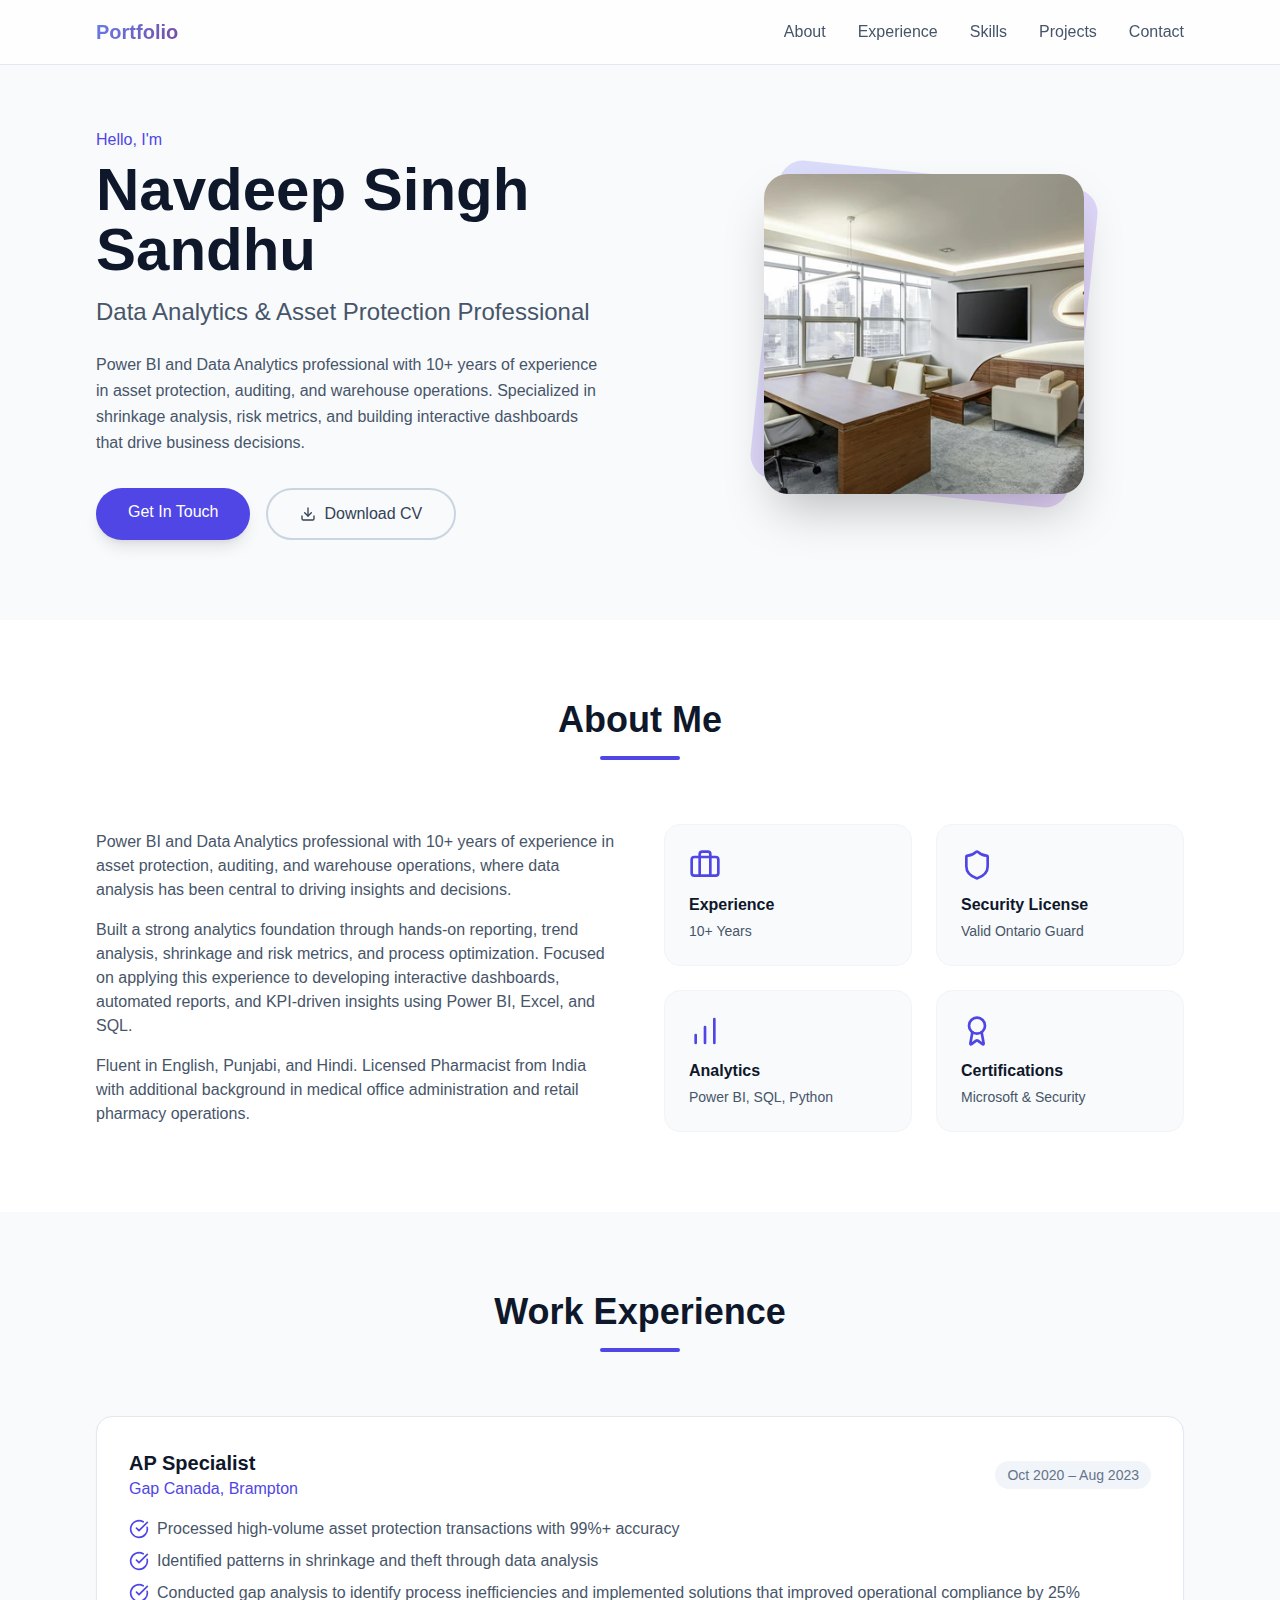
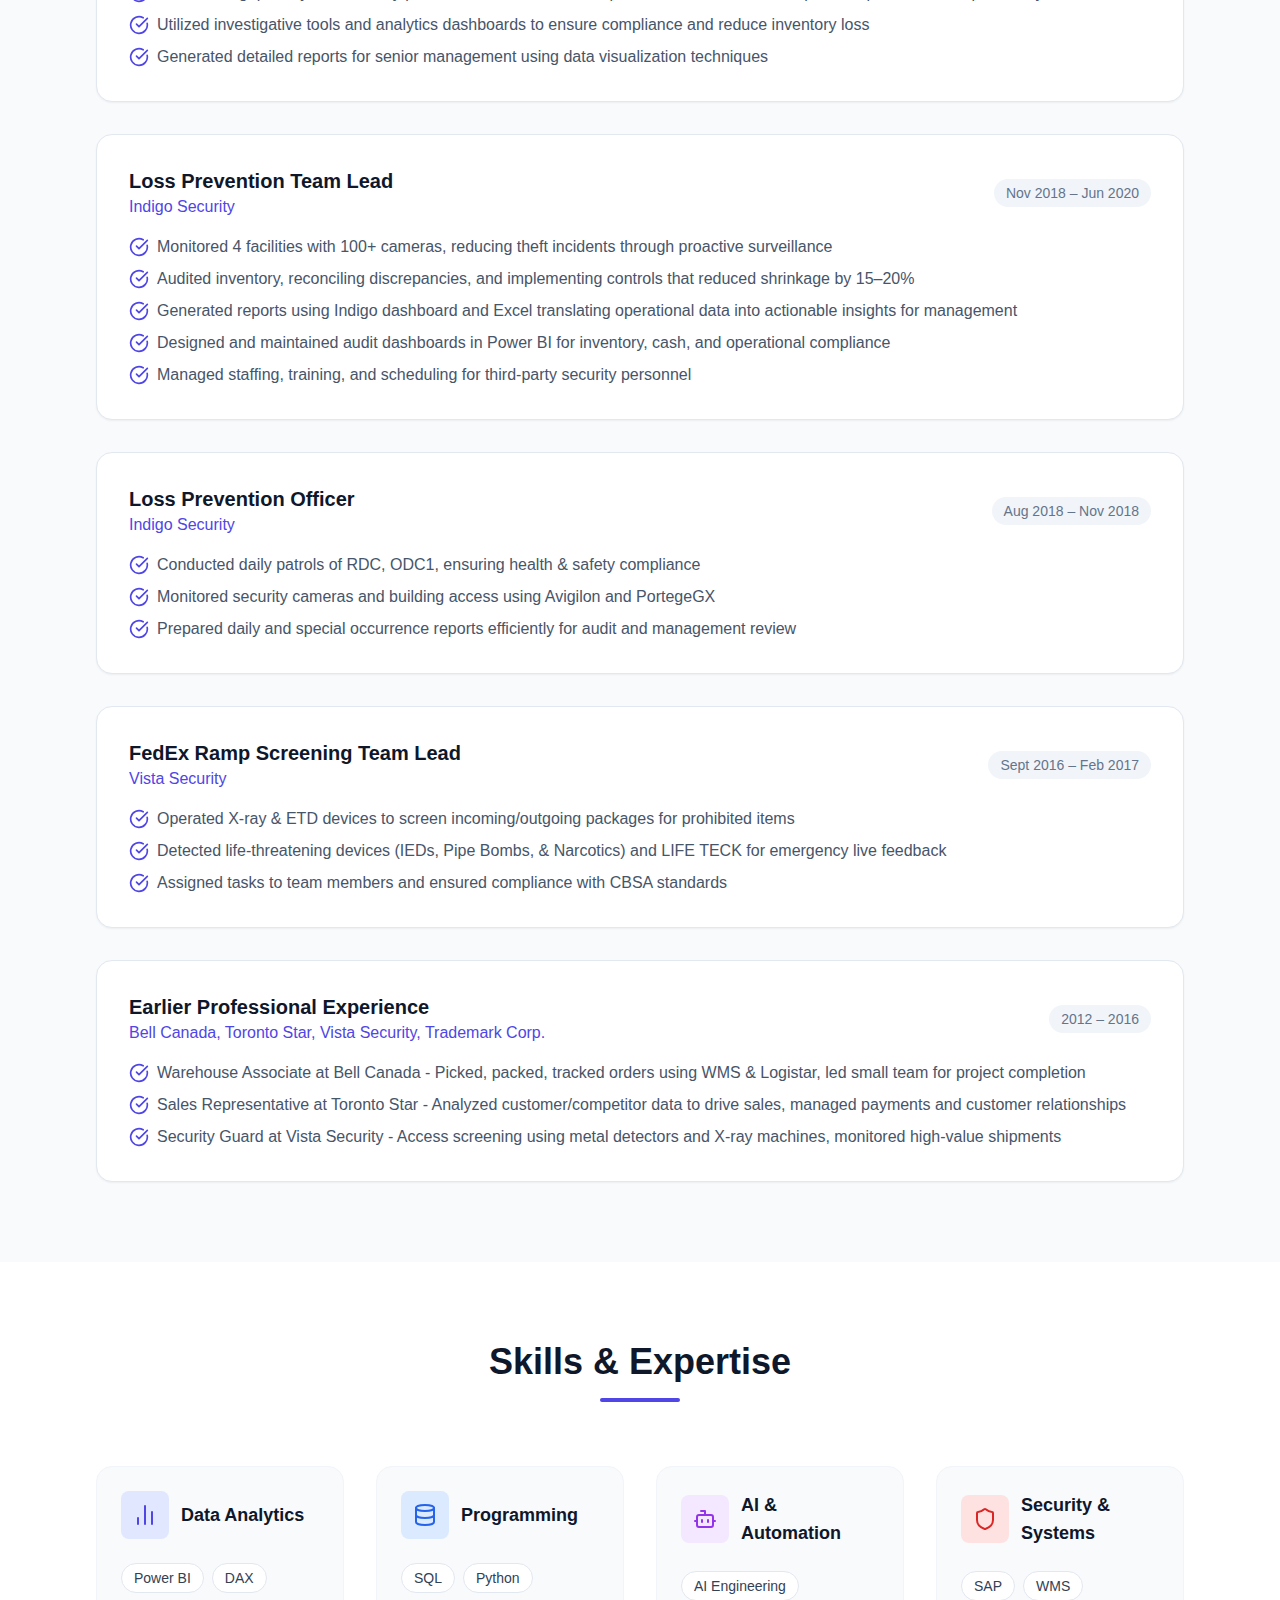
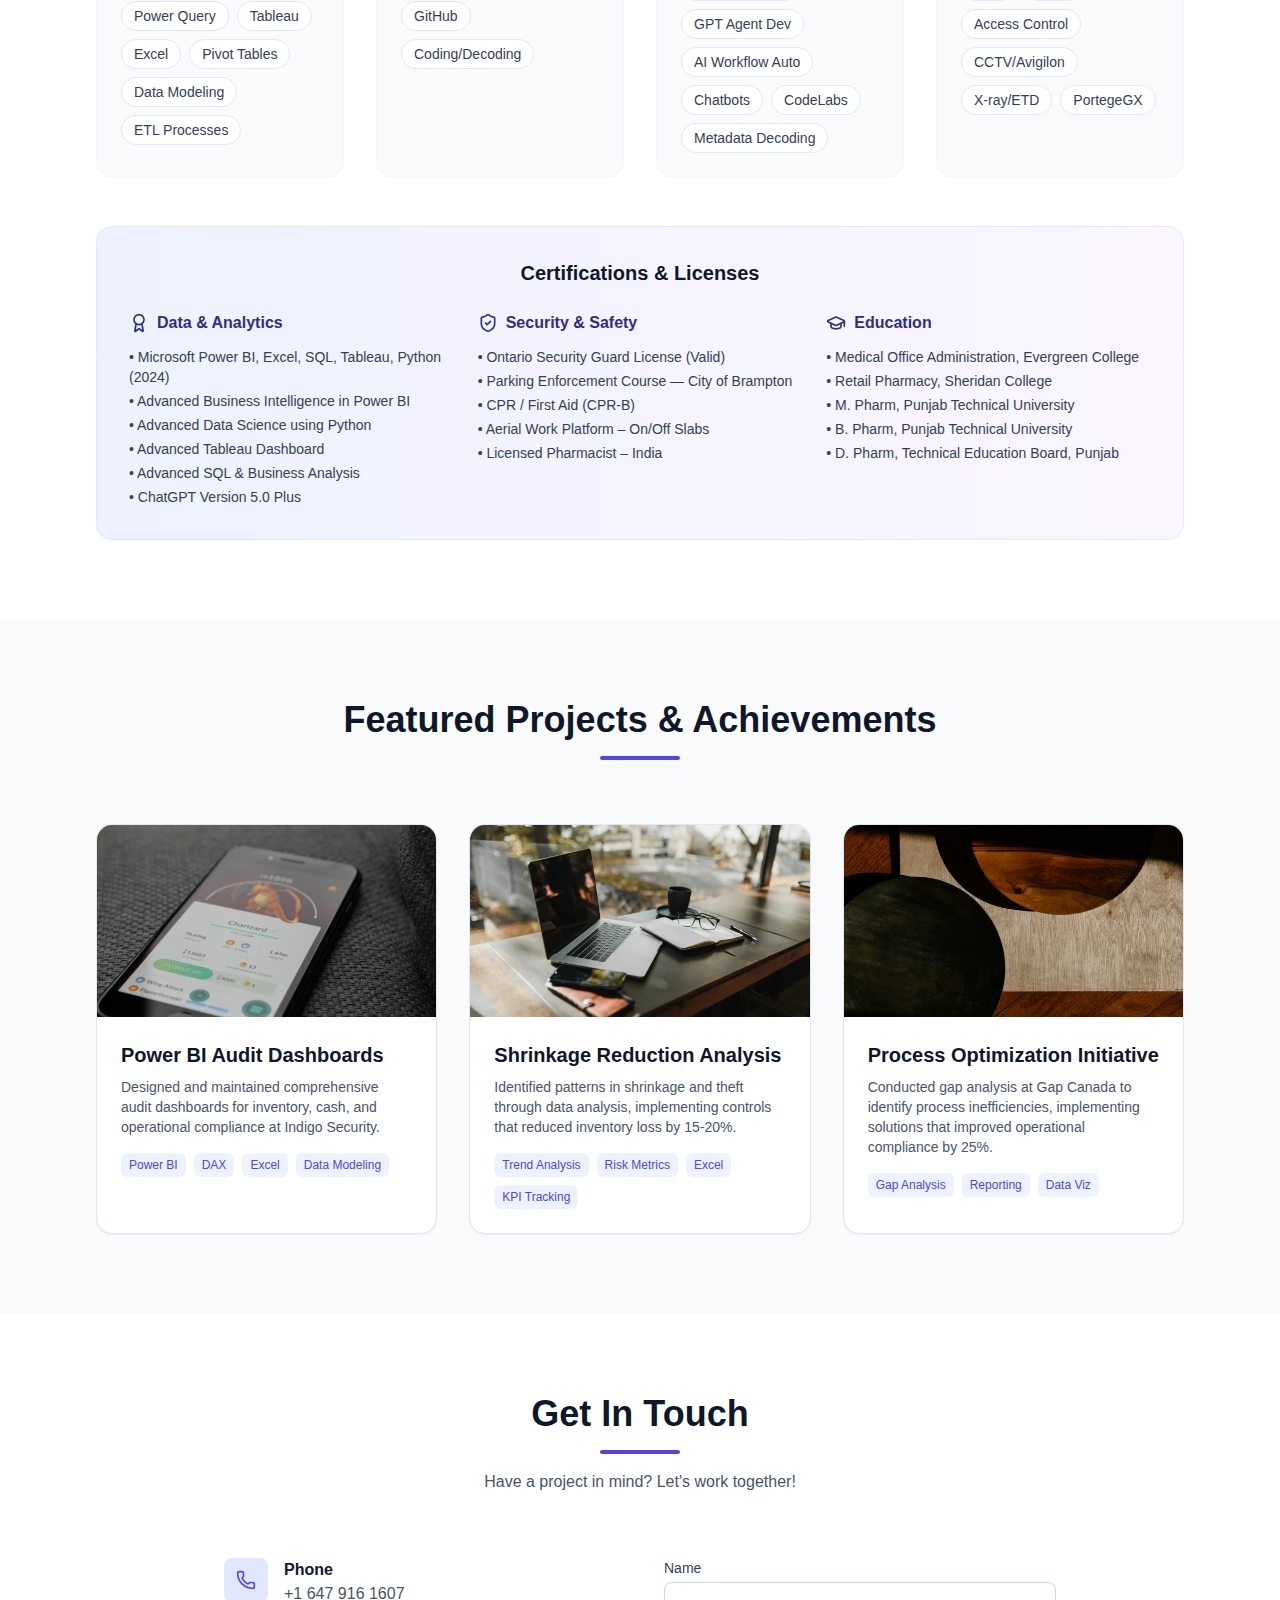
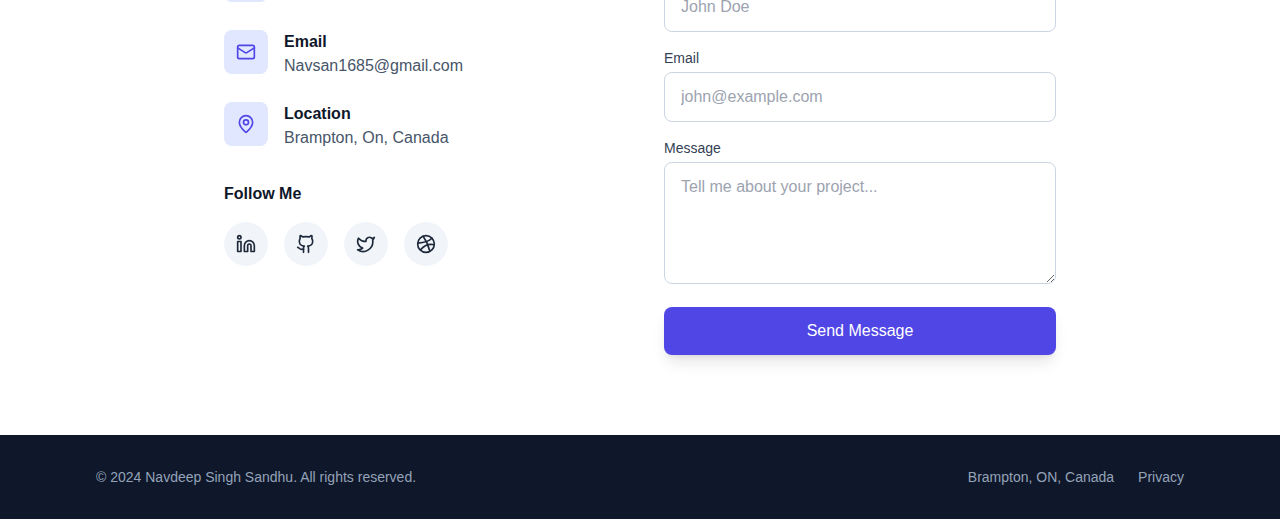
<file: DeepSite _ Build with AI ✨_files/saved_resource.html>
<!DOCTYPE html>
<!-- saved from url=(0069)https://3ee81eb072024c-preview.sandpack-static-server.codesandbox.io/ -->
<html lang="en" class="scroll-smooth"><head><meta http-equiv="Content-Type" content="text/html; charset=UTF-8">
<script>
      const scope = {"channelId":"9994b5695132f8000"};
      var t="undefined"!=typeof globalThis?globalThis:"undefined"!=typeof window?window:"undefined"!=typeof globalThis?globalThis:"undefined"!=typeof self?self:{};function r(t){return t&&t.__esModule&&Object.prototype.hasOwnProperty.call(t,"default")?t.default:t}var e={},n={};!function(t){t.__esModule=!0,t.default=["log","debug","info","warn","error","table","clear","time","timeEnd","count","assert","command","result"]}(n);var a,o={},i={};(a=i).__esModule=!0,a.default=function(){var t=function(){return(65536*(1+Math.random())|0).toString(16).substring(1)};return t()+t()+"-"+t()+"-"+t()+"-"+t()+"-"+t()+"-"+Date.now()};var u={},s={__esModule:!0};s.update=s.state=void 0,s.update=function(t){s.state=t};var f={},c={};!function(r){var e=t&&t.__assign||function(){return e=Object.assign||function(t){for(var r,e=1,n=arguments.length;e<n;e++)for(var a in r=arguments[e])Object.prototype.hasOwnProperty.call(r,a)&&(t[a]=r[a]);return t},e.apply(this,arguments)};r.__esModule=!0,r.initialState=void 0,r.initialState={timings:{},count:{}};var n=function(){return"undefined"!=typeof performance&&performance.now?performance.now():Date.now()};r.default=function(t,a){var o,i,u;switch(void 0===t&&(t=r.initialState),a.type){case"COUNT":var s=t.count[a.name]||0;return e(e({},t),{count:e(e({},t.count),(o={},o[a.name]=s+1,o))});case"TIME_START":return e(e({},t),{timings:e(e({},t.timings),(i={},i[a.name]={start:n()},i))});case"TIME_END":var f=t.timings[a.name],c=n(),l=c-f.start;return e(e({},t),{timings:e(e({},t.timings),(u={},u[a.name]=e(e({},f),{end:c,time:l}),u))});default:return t}}}(c),function(r){var e=t&&t.__importDefault||function(t){return t&&t.__esModule?t:{default:t}};r.__esModule=!0;var n=e(c),a=s;r.default=function(t){a.update(n.default(a.state,t))}}(f);var l={__esModule:!0};l.timeEnd=l.timeStart=l.count=void 0,l.count=function(t){return{type:"COUNT",name:t}},l.timeStart=function(t){return{type:"TIME_START",name:t}},l.timeEnd=function(t){return{type:"TIME_END",name:t}};var d=t&&t.__importDefault||function(t){return t&&t.__esModule?t:{default:t}};u.__esModule=!0,u.stop=u.start=void 0;var p=s,h=d(f),m=l;u.start=function(t){h.default(m.timeStart(t))},u.stop=function(t){var r=null===p.state||void 0===p.state?void 0:p.state.timings[t];return r&&!r.end?(h.default(m.timeEnd(t)),{method:"log",data:[t+": "+p.state.timings[t].time+"ms"]}):{method:"warn",data:["Timer '"+t+"' does not exist"]}};var y={},v=t&&t.__importDefault||function(t){return t&&t.__esModule?t:{default:t}};y.__esModule=!0,y.increment=void 0;var _=s,b=v(f),g=l;y.increment=function(t){return b.default(g.count(t)),{method:"log",data:[t+": "+_.state.count[t]]}};var M={},T=t&&t.__spreadArrays||function(){for(var t=0,r=0,e=arguments.length;r<e;r++)t+=arguments[r].length;var n=Array(t),a=0;for(r=0;r<e;r++)for(var o=arguments[r],i=0,u=o.length;i<u;i++,a++)n[a]=o[i];return n};M.__esModule=!0,M.test=void 0,M.test=function(t){for(var r=[],e=1;e<arguments.length;e++)r[e-1]=arguments[e];return!t&&(0===r.length&&r.push("console.assert"),{method:"error",data:T(["Assertion failed:"],r)})},function(r){var e=t&&t.__assign||function(){return e=Object.assign||function(t){for(var r,e=1,n=arguments.length;e<n;e++)for(var a in r=arguments[e])Object.prototype.hasOwnProperty.call(r,a)&&(t[a]=r[a]);return t},e.apply(this,arguments)},n=t&&t.__createBinding||(Object.create?function(t,r,e,n){void 0===n&&(n=e),Object.defineProperty(t,n,{enumerable:!0,get:function(){return r[e]}})}:function(t,r,e,n){void 0===n&&(n=e),t[n]=r[e]}),a=t&&t.__setModuleDefault||(Object.create?function(t,r){Object.defineProperty(t,"default",{enumerable:!0,value:r})}:function(t,r){t.default=r}),o=t&&t.__importStar||function(t){if(t&&t.__esModule)return t;var r={};if(null!=t)for(var e in t)"default"!==e&&Object.prototype.hasOwnProperty.call(t,e)&&n(r,t,e);return a(r,t),r},s=t&&t.__spreadArrays||function(){for(var t=0,r=0,e=arguments.length;r<e;r++)t+=arguments[r].length;var n=Array(t),a=0;for(r=0;r<e;r++)for(var o=arguments[r],i=0,u=o.length;i<u;i++,a++)n[a]=o[i];return n},f=t&&t.__importDefault||function(t){return t&&t.__esModule?t:{default:t}};r.__esModule=!0;var c=f(i),l=o(u),d=o(y),p=o(M);r.default=function(t,r,n){var a=n||c.default();switch(t){case"clear":return{method:t,id:a};case"count":return!!(o="string"==typeof r[0]?r[0]:"default")&&e(e({},d.increment(o)),{id:a});case"time":case"timeEnd":var o;return!!(o="string"==typeof r[0]?r[0]:"default")&&("time"===t?(l.start(o),!1):e(e({},l.stop(o)),{id:a}));case"assert":if(0!==r.length){var i=p.test.apply(p,s([r[0]],r.slice(1)));if(i)return e(e({},i),{id:a})}return!1;case"error":return{method:t,id:a,data:r.map((function(t){try{return t.stack||t}catch(r){return t}}))};default:return{method:t,id:a,data:r}}}}(o);var S={},O={};!function(t){var r;t.__esModule=!0,function(t){t[t.infinity=0]="infinity",t[t.minusInfinity=1]="minusInfinity",t[t.minusZero=2]="minusZero"}(r||(r={})),t.default={type:"Arithmetic",lookup:Number,shouldTransform:function(t,r){return"number"===t&&(r===1/0||r===-1/0||function(t){return 1/t==-1/0}(r))},toSerializable:function(t){return t===1/0?r.infinity:t===-1/0?r.minusInfinity:r.minusZero},fromSerializable:function(t){return t===r.infinity?1/0:t===r.minusInfinity?-1/0:t===r.minusZero?-0:t}}}(O);var w={};!function(t){t.__esModule=!0,t.default={type:"Function",lookup:Function,shouldTransform:function(t,r){return"function"==typeof r},toSerializable:function(t){var r="";try{r=t.toString().substring(r.indexOf("{")+1,r.lastIndexOf("}"))}catch(t){}return{name:t.name,body:r,proto:Object.getPrototypeOf(t).constructor.name}},fromSerializable:function(t){try{var r=function(){};return"string"==typeof t.name&&Object.defineProperty(r,"name",{value:t.name,writable:!1}),"string"==typeof t.body&&Object.defineProperty(r,"body",{value:t.body,writable:!1}),"string"==typeof t.proto&&(r.constructor={name:t.proto}),r}catch(r){return t}}}}(w);var A={};!function(t){var r;function e(t){for(var r={},e=0,n=t.attributes;e<n.length;e++){var a=n[e];r[a.name]=a.value}return r}t.__esModule=!0,t.default={type:"HTMLElement",shouldTransform:function(t,r){return r&&r.children&&"string"==typeof r.innerHTML&&"string"==typeof r.tagName},toSerializable:function(t){return{tagName:t.tagName.toLowerCase(),attributes:e(t),innerHTML:t.innerHTML}},fromSerializable:function(t){try{var e=(r||(r=document.implementation.createHTMLDocument("sandbox"))).createElement(t.tagName);e.innerHTML=t.innerHTML;for(var n=0,a=Object.keys(t.attributes);n<a.length;n++){var o=a[n];try{e.setAttribute(o,t.attributes[o])}catch(t){}}return e}catch(r){return t}}}}(A);var j={};!function(r){var e=t&&t.__assign||function(){return e=Object.assign||function(t){for(var r,e=1,n=arguments.length;e<n;e++)for(var a in r=arguments[e])Object.prototype.hasOwnProperty.call(r,a)&&(t[a]=r[a]);return t},e.apply(this,arguments)};r.__esModule=!0,r.default={type:"Map",shouldTransform:function(t,r){return r&&r.constructor&&"Map"===r.constructor.name},toSerializable:function(t){var r={};return t.forEach((function(t,e){var n="object"==typeof e?JSON.stringify(e):e;r[n]=t})),{name:"Map",body:r,proto:Object.getPrototypeOf(t).constructor.name}},fromSerializable:function(t){var r=t.body,n=e({},r);return"string"==typeof t.proto&&(n.constructor={name:t.proto}),n}}}(j);var z={};!function(t){t.__esModule=!0;var r="@t",e=/^#*@(t|r)$/,n=(0,eval)("this"),a="function"==typeof ArrayBuffer,o="function"==typeof Map,i="function"==typeof Set,u=["Int8Array","Uint8Array","Uint8ClampedArray","Int16Array","Uint16Array","Int32Array","Uint32Array","Float32Array","Float64Array"],s=Array.prototype.slice,f={serialize:function(t){return JSON.stringify(t)},deserialize:function(t){return JSON.parse(t)}},c=function(){function t(t,r){this.references=t,this.transforms=r,this.transformsMap=this._makeTransformsMap(),this.circularCandidates=[],this.circularCandidatesDescrs=[],this.circularRefCount=0}return t._createRefMark=function(t){var r=Object.create(null);return r["@r"]=t,r},t.prototype._createCircularCandidate=function(t,r,e){this.circularCandidates.push(t),this.circularCandidatesDescrs.push({parent:r,key:e,refIdx:-1})},t.prototype._applyTransform=function(t,e,n,a){var o=Object.create(null),i=a.toSerializable(t);return"object"==typeof i&&this._createCircularCandidate(t,e,n),o[r]=a.type,o.data=this._handleValue((function(){return i}),e,n),o},t.prototype._handleArray=function(t){for(var r=[],e=function(e){r[e]=n._handleValue((function(){return t[e]}),r,e)},n=this,a=0;a<t.length;a++)e(a);return r},t.prototype._handlePlainObject=function(t){var r,n,a=Object.create(null),o=function(r){if(Reflect.has(t,r)){var n=e.test(r)?"#"+r:r;a[n]=i._handleValue((function(){return t[r]}),a,n)}},i=this;for(var u in t)o(u);var s=null===(n=null===(r=null==t?void 0:t.__proto__)||void 0===r?void 0:r.constructor)||void 0===n?void 0:n.name;return s&&"Object"!==s&&(a.constructor={name:s}),a},t.prototype._handleObject=function(t,r,e){return this._createCircularCandidate(t,r,e),Array.isArray(t)?this._handleArray(t):this._handlePlainObject(t)},t.prototype._ensureCircularReference=function(r){var e=this.circularCandidates.indexOf(r);if(e>-1){var n=this.circularCandidatesDescrs[e];return-1===n.refIdx&&(n.refIdx=n.parent?++this.circularRefCount:0),t._createRefMark(n.refIdx)}return null},t.prototype._handleValue=function(t,r,e){try{var n=t(),a=typeof n,o="object"===a&&null!==n;if(o){var i=this._ensureCircularReference(n);if(i)return i}var u=this._findTransform(a,n);return u?this._applyTransform(n,r,e,u):o?this._handleObject(n,r,e):n}catch(t){try{return this._handleValue((function(){return t instanceof Error?t:new Error(t)}),r,e)}catch(t){return null}}},t.prototype._makeTransformsMap=function(){if(o){var t=new Map;return this.transforms.forEach((function(r){r.lookup&&t.set(r.lookup,r)})),t}},t.prototype._findTransform=function(t,r){if(o&&r&&r.constructor&&(null==(a=this.transformsMap.get(r.constructor))?void 0:a.shouldTransform(t,r)))return a;for(var e=0,n=this.transforms;e<n.length;e++){var a;if((a=n[e]).shouldTransform(t,r))return a}},t.prototype.transform=function(){for(var r=this,e=[this._handleValue((function(){return r.references}),null,null)],n=0,a=this.circularCandidatesDescrs;n<a.length;n++){var o=a[n];o.refIdx>0&&(e[o.refIdx]=o.parent[o.key],o.parent[o.key]=t._createRefMark(o.refIdx))}return e},t}(),l=function(){function t(t,r){this.activeTransformsStack=[],this.visitedRefs=Object.create(null),this.references=t,this.transformMap=r}return t.prototype._handlePlainObject=function(t){var r=Object.create(null);for(var n in"constructor"in t&&(t.constructor&&"string"==typeof t.constructor.name||(t.constructor={name:"Object"})),t)t.hasOwnProperty(n)&&(this._handleValue(t[n],t,n),e.test(n)&&(r[n.substring(1)]=t[n],delete t[n]));for(var a in r)t[a]=r[a]},t.prototype._handleTransformedObject=function(t,e,n){var a=t[r],o=this.transformMap[a];if(!o)throw new Error("Can't find transform for \""+a+'" type.');this.activeTransformsStack.push(t),this._handleValue(t.data,t,"data"),this.activeTransformsStack.pop(),e[n]=o.fromSerializable(t.data)},t.prototype._handleCircularSelfRefDuringTransform=function(t,r,e){var n=this.references;Object.defineProperty(r,e,{val:void 0,configurable:!0,enumerable:!0,get:function(){return void 0===this.val&&(this.val=n[t]),this.val},set:function(t){this.val=t}})},t.prototype._handleCircularRef=function(t,r,e){this.activeTransformsStack.includes(this.references[t])?this._handleCircularSelfRefDuringTransform(t,r,e):(this.visitedRefs[t]||(this.visitedRefs[t]=!0,this._handleValue(this.references[t],this.references,t)),r[e]=this.references[t])},t.prototype._handleValue=function(t,e,n){if("object"==typeof t&&null!==t){var a=t["@r"];if(void 0!==a)this._handleCircularRef(a,e,n);else if(t[r])this._handleTransformedObject(t,e,n);else if(Array.isArray(t))for(var o=0;o<t.length;o++)this._handleValue(t[o],t,o);else this._handlePlainObject(t)}},t.prototype.transform=function(){return this.visitedRefs[0]=!0,this._handleValue(this.references[0],this.references,0),this.references[0]},t}(),d=[{type:"[[NaN]]",shouldTransform:function(t,r){return"number"===t&&isNaN(r)},toSerializable:function(){return""},fromSerializable:function(){return NaN}},{type:"[[undefined]]",shouldTransform:function(t){return"undefined"===t},toSerializable:function(){return""},fromSerializable:function(){}},{type:"[[Date]]",lookup:Date,shouldTransform:function(t,r){return r instanceof Date},toSerializable:function(t){return t.getTime()},fromSerializable:function(t){var r=new Date;return r.setTime(t),r}},{type:"[[RegExp]]",lookup:RegExp,shouldTransform:function(t,r){return r instanceof RegExp},toSerializable:function(t){var r={src:t.source,flags:""};return t.globalThis&&(r.flags+="g"),t.ignoreCase&&(r.flags+="i"),t.multiline&&(r.flags+="m"),r},fromSerializable:function(t){return new RegExp(t.src,t.flags)}},{type:"[[Error]]",lookup:Error,shouldTransform:function(t,r){return r instanceof Error},toSerializable:function(t){var r,e;return t.stack||null===(e=(r=Error).captureStackTrace)||void 0===e||e.call(r,t),{name:t.name,message:t.message,stack:t.stack}},fromSerializable:function(t){var r=new(n[t.name]||Error)(t.message);return r.stack=t.stack,r}},{type:"[[ArrayBuffer]]",lookup:a&&ArrayBuffer,shouldTransform:function(t,r){return a&&r instanceof ArrayBuffer},toSerializable:function(t){var r=new Int8Array(t);return s.call(r)},fromSerializable:function(t){if(a){var r=new ArrayBuffer(t.length);return new Int8Array(r).set(t),r}return t}},{type:"[[TypedArray]]",shouldTransform:function(t,r){if(a)return ArrayBuffer.isView(r)&&!(r instanceof DataView);for(var e=0,o=u;e<o.length;e++){var i=o[e];if("function"==typeof n[i]&&r instanceof n[i])return!0}return!1},toSerializable:function(t){return{ctorName:t.constructor.name,arr:s.call(t)}},fromSerializable:function(t){return"function"==typeof n[t.ctorName]?new n[t.ctorName](t.arr):t.arr}},{type:"[[Map]]",lookup:o&&Map,shouldTransform:function(t,r){return o&&r instanceof Map},toSerializable:function(t){var r=[];return t.forEach((function(t,e){r.push(e),r.push(t)})),r},fromSerializable:function(t){if(o){for(var r=new Map,e=0;e<t.length;e+=2)r.set(t[e],t[e+1]);return r}for(var n=[],a=0;a<t.length;a+=2)n.push([t[e],t[e+1]]);return n}},{type:"[[Set]]",lookup:i&&Set,shouldTransform:function(t,r){return i&&r instanceof Set},toSerializable:function(t){var r=[];return t.forEach((function(t){r.push(t)})),r},fromSerializable:function(t){if(i){for(var r=new Set,e=0;e<t.length;e++)r.add(t[e]);return r}return t}}],p=function(){function t(t){this.transforms=[],this.transformsMap=Object.create(null),this.serializer=t||f,this.addTransforms(d)}return t.prototype.addTransforms=function(t){for(var r=0,e=t=Array.isArray(t)?t:[t];r<e.length;r++){var n=e[r];if(this.transformsMap[n.type])throw new Error('Transform with type "'+n.type+'" was already added.');this.transforms.push(n),this.transformsMap[n.type]=n}return this},t.prototype.removeTransforms=function(t){for(var r=0,e=t=Array.isArray(t)?t:[t];r<e.length;r++){var n=e[r],a=this.transforms.indexOf(n);a>-1&&this.transforms.splice(a,1),delete this.transformsMap[n.type]}return this},t.prototype.encode=function(t){var r=new c(t,this.transforms).transform();return this.serializer.serialize(r)},t.prototype.decode=function(t){var r=this.serializer.deserialize(t);return new l(r,this.transformsMap).transform()},t}();t.default=p}(z);var E=t&&t.__importDefault||function(t){return t&&t.__esModule?t:{default:t}};S.__esModule=!0,S.Decode=P=S.Encode=void 0;var k=E(O),C=E(w),D=E(A),I=E(j),N=E(z),R=[D.default,C.default,k.default,I.default],x=new N.default;x.addTransforms(R);var P=S.Encode=function(t){return JSON.parse(x.encode(t))};S.Decode=function(t){return x.decode(JSON.stringify(t))},function(r){var e=t&&t.__importDefault||function(t){return t&&t.__esModule?t:{default:t}};r.__esModule=!0;var a=e(n),i=e(o),u=S;r.default=function(t,r,e){void 0===e&&(e=!0);for(var n=t,o={pointers:{},src:{npm:"https://npmjs.com/package/console-feed",github:"https://github.com/samdenty99/console-feed"}},s=function(t){var a=n[t];n[t]=function(){a.apply(this,arguments);var n=[].slice.call(arguments);setTimeout((function(){var a=i.default(t,n);if(a){var o=a;e&&(o=u.Encode(a)),r(o,a)}}))},o.pointers[t]=a},f=0,c=a.default;f<c.length;f++)s(c[f]);return n.feed=o,n}}(e),r(e)(window.console,(function(t){var r=P(t);parent.postMessage({type:"console",codesandbox:!0,log:Array.isArray(r)?r[0]:r,channelId:scope.channelId},"*")}));

    </script>

<script>
  window.addEventListener("message", (message) => {
    if(message.data.type === "refresh") {
      window.location.reload();
    }
  })
</script>
    
    <meta name="viewport" content="width=device-width, initial-scale=1.0">
    <title>Navdeep Singh Sandhu - Data Analytics &amp; Asset Protection Portfolio</title>
    <script src="./saved_resource"></script>
    <script src="./lucide@latest"></script>
    <link href="./css2" rel="stylesheet">
    <style>
        body { font-family: 'Inter', sans-serif; }
        .gradient-text {
            background: linear-gradient(135deg, #667eea 0%, #764ba2 100%);
            -webkit-background-clip: text;
            -webkit-text-fill-color: transparent;
        }
        .skill-tag:hover {
            transform: translateY(-2px);
            box-shadow: 0 4px 12px rgba(99, 102, 241, 0.3);
        }
    </style>
<style>*, ::before, ::after{--tw-border-spacing-x:0;--tw-border-spacing-y:0;--tw-translate-x:0;--tw-translate-y:0;--tw-rotate:0;--tw-skew-x:0;--tw-skew-y:0;--tw-scale-x:1;--tw-scale-y:1;--tw-pan-x: ;--tw-pan-y: ;--tw-pinch-zoom: ;--tw-scroll-snap-strictness:proximity;--tw-gradient-from-position: ;--tw-gradient-via-position: ;--tw-gradient-to-position: ;--tw-ordinal: ;--tw-slashed-zero: ;--tw-numeric-figure: ;--tw-numeric-spacing: ;--tw-numeric-fraction: ;--tw-ring-inset: ;--tw-ring-offset-width:0px;--tw-ring-offset-color:#fff;--tw-ring-color:rgb(59 130 246 / 0.5);--tw-ring-offset-shadow:0 0 #0000;--tw-ring-shadow:0 0 #0000;--tw-shadow:0 0 #0000;--tw-shadow-colored:0 0 #0000;--tw-blur: ;--tw-brightness: ;--tw-contrast: ;--tw-grayscale: ;--tw-hue-rotate: ;--tw-invert: ;--tw-saturate: ;--tw-sepia: ;--tw-drop-shadow: ;--tw-backdrop-blur: ;--tw-backdrop-brightness: ;--tw-backdrop-contrast: ;--tw-backdrop-grayscale: ;--tw-backdrop-hue-rotate: ;--tw-backdrop-invert: ;--tw-backdrop-opacity: ;--tw-backdrop-saturate: ;--tw-backdrop-sepia: ;--tw-contain-size: ;--tw-contain-layout: ;--tw-contain-paint: ;--tw-contain-style: }::backdrop{--tw-border-spacing-x:0;--tw-border-spacing-y:0;--tw-translate-x:0;--tw-translate-y:0;--tw-rotate:0;--tw-skew-x:0;--tw-skew-y:0;--tw-scale-x:1;--tw-scale-y:1;--tw-pan-x: ;--tw-pan-y: ;--tw-pinch-zoom: ;--tw-scroll-snap-strictness:proximity;--tw-gradient-from-position: ;--tw-gradient-via-position: ;--tw-gradient-to-position: ;--tw-ordinal: ;--tw-slashed-zero: ;--tw-numeric-figure: ;--tw-numeric-spacing: ;--tw-numeric-fraction: ;--tw-ring-inset: ;--tw-ring-offset-width:0px;--tw-ring-offset-color:#fff;--tw-ring-color:rgb(59 130 246 / 0.5);--tw-ring-offset-shadow:0 0 #0000;--tw-ring-shadow:0 0 #0000;--tw-shadow:0 0 #0000;--tw-shadow-colored:0 0 #0000;--tw-blur: ;--tw-brightness: ;--tw-contrast: ;--tw-grayscale: ;--tw-hue-rotate: ;--tw-invert: ;--tw-saturate: ;--tw-sepia: ;--tw-drop-shadow: ;--tw-backdrop-blur: ;--tw-backdrop-brightness: ;--tw-backdrop-contrast: ;--tw-backdrop-grayscale: ;--tw-backdrop-hue-rotate: ;--tw-backdrop-invert: ;--tw-backdrop-opacity: ;--tw-backdrop-saturate: ;--tw-backdrop-sepia: ;--tw-contain-size: ;--tw-contain-layout: ;--tw-contain-paint: ;--tw-contain-style: }/* ! tailwindcss v3.4.17 | MIT License | https://tailwindcss.com */*,::after,::before{box-sizing:border-box;border-width:0;border-style:solid;border-color:#e5e7eb}::after,::before{--tw-content:''}:host,html{line-height:1.5;-webkit-text-size-adjust:100%;-moz-tab-size:4;tab-size:4;font-family:ui-sans-serif, system-ui, sans-serif, "Apple Color Emoji", "Segoe UI Emoji", "Segoe UI Symbol", "Noto Color Emoji";font-feature-settings:normal;font-variation-settings:normal;-webkit-tap-highlight-color:transparent}body{margin:0;line-height:inherit}hr{height:0;color:inherit;border-top-width:1px}abbr:where([title]){-webkit-text-decoration:underline dotted;text-decoration:underline dotted}h1,h2,h3,h4,h5,h6{font-size:inherit;font-weight:inherit}a{color:inherit;text-decoration:inherit}b,strong{font-weight:bolder}code,kbd,pre,samp{font-family:ui-monospace, SFMono-Regular, Menlo, Monaco, Consolas, "Liberation Mono", "Courier New", monospace;font-feature-settings:normal;font-variation-settings:normal;font-size:1em}small{font-size:80%}sub,sup{font-size:75%;line-height:0;position:relative;vertical-align:baseline}sub{bottom:-.25em}sup{top:-.5em}table{text-indent:0;border-color:inherit;border-collapse:collapse}button,input,optgroup,select,textarea{font-family:inherit;font-feature-settings:inherit;font-variation-settings:inherit;font-size:100%;font-weight:inherit;line-height:inherit;letter-spacing:inherit;color:inherit;margin:0;padding:0}button,select{text-transform:none}button,input:where([type=button]),input:where([type=reset]),input:where([type=submit]){-webkit-appearance:button;background-color:transparent;background-image:none}:-moz-focusring{outline:auto}:-moz-ui-invalid{box-shadow:none}progress{vertical-align:baseline}::-webkit-inner-spin-button,::-webkit-outer-spin-button{height:auto}[type=search]{-webkit-appearance:textfield;outline-offset:-2px}::-webkit-search-decoration{-webkit-appearance:none}::-webkit-file-upload-button{-webkit-appearance:button;font:inherit}summary{display:list-item}blockquote,dd,dl,figure,h1,h2,h3,h4,h5,h6,hr,p,pre{margin:0}fieldset{margin:0;padding:0}legend{padding:0}menu,ol,ul{list-style:none;margin:0;padding:0}dialog{padding:0}textarea{resize:vertical}input::placeholder,textarea::placeholder{opacity:1;color:#9ca3af}[role=button],button{cursor:pointer}:disabled{cursor:default}audio,canvas,embed,iframe,img,object,svg,video{display:block;vertical-align:middle}img,video{max-width:100%;height:auto}[hidden]:where(:not([hidden=until-found])){display:none}.fixed{position:fixed}.absolute{position:absolute}.relative{position:relative}.inset-0{inset:0px}.top-0{top:0px}.z-50{z-index:50}.mx-auto{margin-left:auto;margin-right:auto}.mb-1{margin-bottom:0.25rem}.mb-16{margin-bottom:4rem}.mb-2{margin-bottom:0.5rem}.mb-3{margin-bottom:0.75rem}.mb-4{margin-bottom:1rem}.mb-6{margin-bottom:1.5rem}.mb-8{margin-bottom:2rem}.mt-0\.5{margin-top:0.125rem}.mt-12{margin-top:3rem}.mt-2{margin-top:0.5rem}.mt-8{margin-top:2rem}.block{display:block}.flex{display:flex}.grid{display:grid}.hidden{display:none}.h-1{height:0.25rem}.h-16{height:4rem}.h-4{height:1rem}.h-48{height:12rem}.h-5{height:1.25rem}.h-6{height:1.5rem}.h-64{height:16rem}.h-8{height:2rem}.h-full{height:100%}.w-20{width:5rem}.w-4{width:1rem}.w-5{width:1.25rem}.w-6{width:1.5rem}.w-64{width:16rem}.w-8{width:2rem}.w-full{width:100%}.max-w-4xl{max-width:56rem}.max-w-6xl{max-width:72rem}.max-w-lg{max-width:32rem}.flex-1{flex:1 1 0%}.flex-shrink-0{flex-shrink:0}.rotate-6{--tw-rotate:6deg;transform:translate(var(--tw-translate-x), var(--tw-translate-y)) rotate(var(--tw-rotate)) skewX(var(--tw-skew-x)) skewY(var(--tw-skew-y)) scaleX(var(--tw-scale-x)) scaleY(var(--tw-scale-y))}.transform{transform:translate(var(--tw-translate-x), var(--tw-translate-y)) rotate(var(--tw-rotate)) skewX(var(--tw-skew-x)) skewY(var(--tw-skew-y)) scaleX(var(--tw-scale-x)) scaleY(var(--tw-scale-y))}.cursor-default{cursor:default}.grid-cols-2{grid-template-columns:repeat(2, minmax(0, 1fr))}.flex-col{flex-direction:column}.flex-wrap{flex-wrap:wrap}.items-start{align-items:flex-start}.items-end{align-items:flex-end}.items-center{align-items:center}.justify-center{justify-content:center}.justify-between{justify-content:space-between}.gap-12{gap:3rem}.gap-2{gap:0.5rem}.gap-3{gap:0.75rem}.gap-4{gap:1rem}.gap-6{gap:1.5rem}.gap-8{gap:2rem}.space-x-8 > :not([hidden]) ~ :not([hidden]){--tw-space-x-reverse:0;margin-right:calc(2rem * var(--tw-space-x-reverse));margin-left:calc(2rem * calc(1 - var(--tw-space-x-reverse)))}.space-y-1 > :not([hidden]) ~ :not([hidden]){--tw-space-y-reverse:0;margin-top:calc(0.25rem * calc(1 - var(--tw-space-y-reverse)));margin-bottom:calc(0.25rem * var(--tw-space-y-reverse))}.space-y-2 > :not([hidden]) ~ :not([hidden]){--tw-space-y-reverse:0;margin-top:calc(0.5rem * calc(1 - var(--tw-space-y-reverse)));margin-bottom:calc(0.5rem * var(--tw-space-y-reverse))}.space-y-4 > :not([hidden]) ~ :not([hidden]){--tw-space-y-reverse:0;margin-top:calc(1rem * calc(1 - var(--tw-space-y-reverse)));margin-bottom:calc(1rem * var(--tw-space-y-reverse))}.space-y-6 > :not([hidden]) ~ :not([hidden]){--tw-space-y-reverse:0;margin-top:calc(1.5rem * calc(1 - var(--tw-space-y-reverse)));margin-bottom:calc(1.5rem * var(--tw-space-y-reverse))}.space-y-8 > :not([hidden]) ~ :not([hidden]){--tw-space-y-reverse:0;margin-top:calc(2rem * calc(1 - var(--tw-space-y-reverse)));margin-bottom:calc(2rem * var(--tw-space-y-reverse))}.overflow-hidden{overflow:hidden}.scroll-smooth{scroll-behavior:smooth}.rounded-2xl{border-radius:1rem}.rounded-3xl{border-radius:1.5rem}.rounded-full{border-radius:9999px}.rounded-lg{border-radius:0.5rem}.rounded-md{border-radius:0.375rem}.border{border-width:1px}.border-2{border-width:2px}.border-b{border-bottom-width:1px}.border-t{border-top-width:1px}.border-indigo-100{--tw-border-opacity:1;border-color:rgb(224 231 255 / var(--tw-border-opacity, 1))}.border-slate-100{--tw-border-opacity:1;border-color:rgb(241 245 249 / var(--tw-border-opacity, 1))}.border-slate-200{--tw-border-opacity:1;border-color:rgb(226 232 240 / var(--tw-border-opacity, 1))}.border-slate-300{--tw-border-opacity:1;border-color:rgb(203 213 225 / var(--tw-border-opacity, 1))}.bg-blue-100{--tw-bg-opacity:1;background-color:rgb(219 234 254 / var(--tw-bg-opacity, 1))}.bg-indigo-100{--tw-bg-opacity:1;background-color:rgb(224 231 255 / var(--tw-bg-opacity, 1))}.bg-indigo-50{--tw-bg-opacity:1;background-color:rgb(238 242 255 / var(--tw-bg-opacity, 1))}.bg-indigo-600{--tw-bg-opacity:1;background-color:rgb(79 70 229 / var(--tw-bg-opacity, 1))}.bg-purple-100{--tw-bg-opacity:1;background-color:rgb(243 232 255 / var(--tw-bg-opacity, 1))}.bg-red-100{--tw-bg-opacity:1;background-color:rgb(254 226 226 / var(--tw-bg-opacity, 1))}.bg-slate-100{--tw-bg-opacity:1;background-color:rgb(241 245 249 / var(--tw-bg-opacity, 1))}.bg-slate-50{--tw-bg-opacity:1;background-color:rgb(248 250 252 / var(--tw-bg-opacity, 1))}.bg-slate-900{--tw-bg-opacity:1;background-color:rgb(15 23 42 / var(--tw-bg-opacity, 1))}.bg-white{--tw-bg-opacity:1;background-color:rgb(255 255 255 / var(--tw-bg-opacity, 1))}.bg-white\/80{background-color:rgb(255 255 255 / 0.8)}.bg-gradient-to-br{background-image:linear-gradient(to bottom right, var(--tw-gradient-stops))}.bg-gradient-to-r{background-image:linear-gradient(to right, var(--tw-gradient-stops))}.bg-gradient-to-t{background-image:linear-gradient(to top, var(--tw-gradient-stops))}.from-indigo-50{--tw-gradient-from:#eef2ff var(--tw-gradient-from-position);--tw-gradient-to:rgb(238 242 255 / 0) var(--tw-gradient-to-position);--tw-gradient-stops:var(--tw-gradient-from), var(--tw-gradient-to)}.from-indigo-500{--tw-gradient-from:#6366f1 var(--tw-gradient-from-position);--tw-gradient-to:rgb(99 102 241 / 0) var(--tw-gradient-to-position);--tw-gradient-stops:var(--tw-gradient-from), var(--tw-gradient-to)}.from-indigo-900\/80{--tw-gradient-from:rgb(49 46 129 / 0.8) var(--tw-gradient-from-position);--tw-gradient-to:rgb(49 46 129 / 0) var(--tw-gradient-to-position);--tw-gradient-stops:var(--tw-gradient-from), var(--tw-gradient-to)}.to-purple-50{--tw-gradient-to:#faf5ff var(--tw-gradient-to-position)}.to-purple-600{--tw-gradient-to:#9333ea var(--tw-gradient-to-position)}.to-transparent{--tw-gradient-to:transparent var(--tw-gradient-to-position)}.object-cover{object-fit:cover}.p-2{padding:0.5rem}.p-3{padding:0.75rem}.p-4{padding:1rem}.p-6{padding:1.5rem}.p-8{padding:2rem}.px-2{padding-left:0.5rem;padding-right:0.5rem}.px-3{padding-left:0.75rem;padding-right:0.75rem}.px-4{padding-left:1rem;padding-right:1rem}.px-8{padding-left:2rem;padding-right:2rem}.py-1{padding-top:0.25rem;padding-bottom:0.25rem}.py-2{padding-top:0.5rem;padding-bottom:0.5rem}.py-20{padding-top:5rem;padding-bottom:5rem}.py-3{padding-top:0.75rem;padding-bottom:0.75rem}.py-8{padding-top:2rem;padding-bottom:2rem}.pb-20{padding-bottom:5rem}.pb-3{padding-bottom:0.75rem}.pt-2{padding-top:0.5rem}.pt-32{padding-top:8rem}.text-center{text-align:center}.text-3xl{font-size:1.875rem;line-height:2.25rem}.text-4xl{font-size:2.25rem;line-height:2.5rem}.text-lg{font-size:1.125rem;line-height:1.75rem}.text-sm{font-size:0.875rem;line-height:1.25rem}.text-xl{font-size:1.25rem;line-height:1.75rem}.text-xs{font-size:0.75rem;line-height:1rem}.font-bold{font-weight:700}.font-medium{font-weight:500}.leading-relaxed{line-height:1.625}.text-blue-600{--tw-text-opacity:1;color:rgb(37 99 235 / var(--tw-text-opacity, 1))}.text-indigo-600{--tw-text-opacity:1;color:rgb(79 70 229 / var(--tw-text-opacity, 1))}.text-indigo-900{--tw-text-opacity:1;color:rgb(49 46 129 / var(--tw-text-opacity, 1))}.text-purple-600{--tw-text-opacity:1;color:rgb(147 51 234 / var(--tw-text-opacity, 1))}.text-red-600{--tw-text-opacity:1;color:rgb(220 38 38 / var(--tw-text-opacity, 1))}.text-slate-400{--tw-text-opacity:1;color:rgb(148 163 184 / var(--tw-text-opacity, 1))}.text-slate-500{--tw-text-opacity:1;color:rgb(100 116 139 / var(--tw-text-opacity, 1))}.text-slate-600{--tw-text-opacity:1;color:rgb(71 85 105 / var(--tw-text-opacity, 1))}.text-slate-700{--tw-text-opacity:1;color:rgb(51 65 85 / var(--tw-text-opacity, 1))}.text-slate-800{--tw-text-opacity:1;color:rgb(30 41 59 / var(--tw-text-opacity, 1))}.text-slate-900{--tw-text-opacity:1;color:rgb(15 23 42 / var(--tw-text-opacity, 1))}.text-white{--tw-text-opacity:1;color:rgb(255 255 255 / var(--tw-text-opacity, 1))}.antialiased{-webkit-font-smoothing:antialiased;-moz-osx-font-smoothing:grayscale}.opacity-0{opacity:0}.opacity-20{opacity:0.2}.shadow-2xl{--tw-shadow:0 25px 50px -12px rgb(0 0 0 / 0.25);--tw-shadow-colored:0 25px 50px -12px var(--tw-shadow-color);box-shadow:var(--tw-ring-offset-shadow, 0 0 #0000), var(--tw-ring-shadow, 0 0 #0000), var(--tw-shadow)}.shadow-lg{--tw-shadow:0 10px 15px -3px rgb(0 0 0 / 0.1), 0 4px 6px -4px rgb(0 0 0 / 0.1);--tw-shadow-colored:0 10px 15px -3px var(--tw-shadow-color), 0 4px 6px -4px var(--tw-shadow-color);box-shadow:var(--tw-ring-offset-shadow, 0 0 #0000), var(--tw-ring-shadow, 0 0 #0000), var(--tw-shadow)}.shadow-sm{--tw-shadow:0 1px 2px 0 rgb(0 0 0 / 0.05);--tw-shadow-colored:0 1px 2px 0 var(--tw-shadow-color);box-shadow:var(--tw-ring-offset-shadow, 0 0 #0000), var(--tw-ring-shadow, 0 0 #0000), var(--tw-shadow)}.outline-none{outline:2px solid transparent;outline-offset:2px}.backdrop-blur-md{--tw-backdrop-blur:blur(12px);-webkit-backdrop-filter:var(--tw-backdrop-blur) var(--tw-backdrop-brightness) var(--tw-backdrop-contrast) var(--tw-backdrop-grayscale) var(--tw-backdrop-hue-rotate) var(--tw-backdrop-invert) var(--tw-backdrop-opacity) var(--tw-backdrop-saturate) var(--tw-backdrop-sepia);backdrop-filter:var(--tw-backdrop-blur) var(--tw-backdrop-brightness) var(--tw-backdrop-contrast) var(--tw-backdrop-grayscale) var(--tw-backdrop-hue-rotate) var(--tw-backdrop-invert) var(--tw-backdrop-opacity) var(--tw-backdrop-saturate) var(--tw-backdrop-sepia)}.transition-all{transition-property:all;transition-timing-function:cubic-bezier(0.4, 0, 0.2, 1);transition-duration:150ms}.transition-colors{transition-property:color, background-color, border-color, fill, stroke, -webkit-text-decoration-color;transition-property:color, background-color, border-color, text-decoration-color, fill, stroke;transition-property:color, background-color, border-color, text-decoration-color, fill, stroke, -webkit-text-decoration-color;transition-timing-function:cubic-bezier(0.4, 0, 0.2, 1);transition-duration:150ms}.transition-opacity{transition-property:opacity;transition-timing-function:cubic-bezier(0.4, 0, 0.2, 1);transition-duration:150ms}.transition-shadow{transition-property:box-shadow;transition-timing-function:cubic-bezier(0.4, 0, 0.2, 1);transition-duration:150ms}.transition-transform{transition-property:transform;transition-timing-function:cubic-bezier(0.4, 0, 0.2, 1);transition-duration:150ms}.duration-300{transition-duration:300ms}.hover\:scale-105:hover{--tw-scale-x:1.05;--tw-scale-y:1.05;transform:translate(var(--tw-translate-x), var(--tw-translate-y)) rotate(var(--tw-rotate)) skewX(var(--tw-skew-x)) skewY(var(--tw-skew-y)) scaleX(var(--tw-scale-x)) scaleY(var(--tw-scale-y))}.hover\:border-indigo-600:hover{--tw-border-opacity:1;border-color:rgb(79 70 229 / var(--tw-border-opacity, 1))}.hover\:bg-indigo-600:hover{--tw-bg-opacity:1;background-color:rgb(79 70 229 / var(--tw-bg-opacity, 1))}.hover\:bg-indigo-700:hover{--tw-bg-opacity:1;background-color:rgb(67 56 202 / var(--tw-bg-opacity, 1))}.hover\:bg-slate-100:hover{--tw-bg-opacity:1;background-color:rgb(241 245 249 / var(--tw-bg-opacity, 1))}.hover\:bg-slate-50:hover{--tw-bg-opacity:1;background-color:rgb(248 250 252 / var(--tw-bg-opacity, 1))}.hover\:text-indigo-600:hover{--tw-text-opacity:1;color:rgb(79 70 229 / var(--tw-text-opacity, 1))}.hover\:text-white:hover{--tw-text-opacity:1;color:rgb(255 255 255 / var(--tw-text-opacity, 1))}.hover\:shadow-lg:hover{--tw-shadow:0 10px 15px -3px rgb(0 0 0 / 0.1), 0 4px 6px -4px rgb(0 0 0 / 0.1);--tw-shadow-colored:0 10px 15px -3px var(--tw-shadow-color), 0 4px 6px -4px var(--tw-shadow-color);box-shadow:var(--tw-ring-offset-shadow, 0 0 #0000), var(--tw-ring-shadow, 0 0 #0000), var(--tw-shadow)}.hover\:shadow-md:hover{--tw-shadow:0 4px 6px -1px rgb(0 0 0 / 0.1), 0 2px 4px -2px rgb(0 0 0 / 0.1);--tw-shadow-colored:0 4px 6px -1px var(--tw-shadow-color), 0 2px 4px -2px var(--tw-shadow-color);box-shadow:var(--tw-ring-offset-shadow, 0 0 #0000), var(--tw-ring-shadow, 0 0 #0000), var(--tw-shadow)}.hover\:shadow-xl:hover{--tw-shadow:0 20px 25px -5px rgb(0 0 0 / 0.1), 0 8px 10px -6px rgb(0 0 0 / 0.1);--tw-shadow-colored:0 20px 25px -5px var(--tw-shadow-color), 0 8px 10px -6px var(--tw-shadow-color);box-shadow:var(--tw-ring-offset-shadow, 0 0 #0000), var(--tw-ring-shadow, 0 0 #0000), var(--tw-shadow)}.hover\:shadow-indigo-500\/30:hover{--tw-shadow-color:rgb(99 102 241 / 0.3);--tw-shadow:var(--tw-shadow-colored)}.focus\:border-indigo-600:focus{--tw-border-opacity:1;border-color:rgb(79 70 229 / var(--tw-border-opacity, 1))}.focus\:ring-2:focus{--tw-ring-offset-shadow:var(--tw-ring-inset) 0 0 0 var(--tw-ring-offset-width) var(--tw-ring-offset-color);--tw-ring-shadow:var(--tw-ring-inset) 0 0 0 calc(2px + var(--tw-ring-offset-width)) var(--tw-ring-color);box-shadow:var(--tw-ring-offset-shadow), var(--tw-ring-shadow), var(--tw-shadow, 0 0 #0000)}.focus\:ring-indigo-100:focus{--tw-ring-opacity:1;--tw-ring-color:rgb(224 231 255 / var(--tw-ring-opacity, 1))}.group:hover .group-hover\:scale-110{--tw-scale-x:1.1;--tw-scale-y:1.1;transform:translate(var(--tw-translate-x), var(--tw-translate-y)) rotate(var(--tw-rotate)) skewX(var(--tw-skew-x)) skewY(var(--tw-skew-y)) scaleX(var(--tw-scale-x)) scaleY(var(--tw-scale-y))}.group:hover .group-hover\:opacity-100{opacity:1}@media (min-width: 640px){.sm\:flex-row{flex-direction:row}.sm\:px-6{padding-left:1.5rem;padding-right:1.5rem}}@media (min-width: 768px){.md\:mx-0{margin-left:0px;margin-right:0px}.md\:mt-0{margin-top:0px}.md\:flex{display:flex}.md\:hidden{display:none}.md\:h-80{height:20rem}.md\:w-80{width:20rem}.md\:grid-cols-2{grid-template-columns:repeat(2, minmax(0, 1fr))}.md\:grid-cols-3{grid-template-columns:repeat(3, minmax(0, 1fr))}.md\:flex-row{flex-direction:row}.md\:items-center{align-items:center}.md\:justify-start{justify-content:flex-start}.md\:text-left{text-align:left}.md\:text-2xl{font-size:1.5rem;line-height:2rem}.md\:text-4xl{font-size:2.25rem;line-height:2.5rem}.md\:text-6xl{font-size:3.75rem;line-height:1}}@media (min-width: 1024px){.lg\:grid-cols-3{grid-template-columns:repeat(3, minmax(0, 1fr))}.lg\:grid-cols-4{grid-template-columns:repeat(4, minmax(0, 1fr))}.lg\:px-8{padding-left:2rem;padding-right:2rem}}</style></head>
<body class="bg-slate-50 text-slate-800 antialiased">

    <!-- Navigation -->
    <nav class="fixed top-0 w-full bg-white/80 backdrop-blur-md border-b border-slate-200 z-50">
        <div class="max-w-6xl mx-auto px-4 sm:px-6 lg:px-8">
            <div class="flex justify-between items-center h-16">
                <div class="flex-shrink-0">
                    <span class="text-xl font-bold gradient-text">Portfolio</span>
                </div>
                <div class="hidden md:flex space-x-8">
                    <a href="https://3ee81eb072024c-preview.sandpack-static-server.codesandbox.io/#about" class="text-slate-600 hover:text-indigo-600 transition-colors">About</a>
                    <a href="https://3ee81eb072024c-preview.sandpack-static-server.codesandbox.io/#experience" class="text-slate-600 hover:text-indigo-600 transition-colors">Experience</a>
                    <a href="https://3ee81eb072024c-preview.sandpack-static-server.codesandbox.io/#skills" class="text-slate-600 hover:text-indigo-600 transition-colors">Skills</a>
                    <a href="https://3ee81eb072024c-preview.sandpack-static-server.codesandbox.io/#projects" class="text-slate-600 hover:text-indigo-600 transition-colors">Projects</a>
                    <a href="https://3ee81eb072024c-preview.sandpack-static-server.codesandbox.io/#contact" class="text-slate-600 hover:text-indigo-600 transition-colors">Contact</a>
                </div>
                <button id="mobile-menu-btn" class="md:hidden p-2 rounded-lg text-slate-600 hover:bg-slate-100">
                    <svg xmlns="http://www.w3.org/2000/svg" width="24" height="24" viewBox="0 0 24 24" fill="none" stroke="currentColor" stroke-width="2" stroke-linecap="round" stroke-linejoin="round" data-lucide="menu" aria-hidden="true" class="lucide lucide-menu w-6 h-6"><path d="M4 5h16"></path><path d="M4 12h16"></path><path d="M4 19h16"></path></svg>
                </button>
            </div>
        </div>
        <!-- Mobile Menu -->
        <div id="mobile-menu" class="hidden md:hidden bg-white border-t border-slate-200">
            <div class="px-4 pt-2 pb-3 space-y-1">
                <a href="https://3ee81eb072024c-preview.sandpack-static-server.codesandbox.io/#about" class="block px-3 py-2 text-slate-600 hover:bg-slate-50 rounded-md">About</a>
                <a href="https://3ee81eb072024c-preview.sandpack-static-server.codesandbox.io/#experience" class="block px-3 py-2 text-slate-600 hover:bg-slate-50 rounded-md">Experience</a>
                <a href="https://3ee81eb072024c-preview.sandpack-static-server.codesandbox.io/#skills" class="block px-3 py-2 text-slate-600 hover:bg-slate-50 rounded-md">Skills</a>
                <a href="https://3ee81eb072024c-preview.sandpack-static-server.codesandbox.io/#projects" class="block px-3 py-2 text-slate-600 hover:bg-slate-50 rounded-md">Projects</a>
                <a href="https://3ee81eb072024c-preview.sandpack-static-server.codesandbox.io/#contact" class="block px-3 py-2 text-slate-600 hover:bg-slate-50 rounded-md">Contact</a>
            </div>
        </div>
    </nav>

    <!-- Hero Section -->
    <section class="pt-32 pb-20 px-4 sm:px-6 lg:px-8 max-w-6xl mx-auto">
        <div class="flex flex-col md:flex-row items-center gap-12">
            <div class="flex-1 text-center md:text-left">
                <p class="text-indigo-600 font-medium mb-2">Hello, I'm</p>
                <h1 class="text-4xl md:text-6xl font-bold text-slate-900 mb-4">Navdeep Singh Sandhu</h1>
                <p class="text-xl md:text-2xl text-slate-600 mb-6">Data Analytics &amp; Asset Protection Professional</p>
                <p class="text-slate-600 mb-8 max-w-lg mx-auto md:mx-0 leading-relaxed">
                    Power BI and Data Analytics professional with 10+ years of experience in asset protection, 
                    auditing, and warehouse operations. Specialized in shrinkage analysis, risk metrics, 
                    and building interactive dashboards that drive business decisions.
                </p>
                <div class="flex flex-col sm:flex-row gap-4 justify-center md:justify-start">
                    <a href="https://3ee81eb072024c-preview.sandpack-static-server.codesandbox.io/#contact" class="px-8 py-3 bg-indigo-600 text-white rounded-full font-medium hover:bg-indigo-700 transition-all transform hover:scale-105 shadow-lg hover:shadow-indigo-500/30">
                        Get In Touch
                    </a>
                    <a href="https://3ee81eb072024c-preview.sandpack-static-server.codesandbox.io/#" class="px-8 py-3 border-2 border-slate-300 text-slate-700 rounded-full font-medium hover:border-indigo-600 hover:text-indigo-600 transition-all flex items-center justify-center gap-2">
                        <svg xmlns="http://www.w3.org/2000/svg" width="24" height="24" viewBox="0 0 24 24" fill="none" stroke="currentColor" stroke-width="2" stroke-linecap="round" stroke-linejoin="round" data-lucide="download" aria-hidden="true" class="lucide lucide-download w-4 h-4"><path d="M12 15V3"></path><path d="M21 15v4a2 2 0 0 1-2 2H5a2 2 0 0 1-2-2v-4"></path><path d="m7 10 5 5 5-5"></path></svg>
                        Download CV
                    </a>
                </div>
            </div>
            <div class="flex-1 flex justify-center">
                <div class="relative w-64 h-64 md:w-80 md:h-80">
                    <div class="absolute inset-0 bg-gradient-to-br from-indigo-500 to-purple-600 rounded-3xl rotate-6 opacity-20"></div>
                    <img src="./42" alt="Navdeep Singh Sandhu" class="relative w-full h-full object-cover rounded-3xl shadow-2xl">
                </div>
            </div>
        </div>
    </section>

    <!-- About Section -->
    <section id="about" class="py-20 bg-white">
        <div class="max-w-6xl mx-auto px-4 sm:px-6 lg:px-8">
            <div class="text-center mb-16">
                <h2 class="text-3xl md:text-4xl font-bold text-slate-900 mb-4">About Me</h2>
                <div class="w-20 h-1 bg-indigo-600 mx-auto rounded-full"></div>
            </div>
            <div class="grid md:grid-cols-2 gap-12 items-center">
                <div class="prose prose-lg text-slate-600">
                    <p class="mb-4">
                        Power BI and Data Analytics professional with 10+ years of experience in asset protection, 
                        auditing, and warehouse operations, where data analysis has been central to driving insights and decisions.
                    </p>
                    <p class="mb-4">
                        Built a strong analytics foundation through hands-on reporting, trend analysis, shrinkage and 
                        risk metrics, and process optimization. Focused on applying this experience to developing 
                        interactive dashboards, automated reports, and KPI-driven insights using Power BI, Excel, and SQL.
                    </p>
                    <p>
                        Fluent in English, Punjabi, and Hindi. Licensed Pharmacist from India with additional 
                        background in medical office administration and retail pharmacy operations.
                    </p>
                </div>
                <div class="grid grid-cols-2 gap-6">
                    <div class="p-6 bg-slate-50 rounded-2xl border border-slate-100 hover:shadow-lg transition-shadow">
                        <svg xmlns="http://www.w3.org/2000/svg" width="24" height="24" viewBox="0 0 24 24" fill="none" stroke="currentColor" stroke-width="2" stroke-linecap="round" stroke-linejoin="round" data-lucide="briefcase" aria-hidden="true" class="lucide lucide-briefcase w-8 h-8 text-indigo-600 mb-3"><path d="M16 20V4a2 2 0 0 0-2-2h-4a2 2 0 0 0-2 2v16"></path><rect width="20" height="14" x="2" y="6" rx="2"></rect></svg>
                        <h3 class="font-bold text-slate-900 mb-1">Experience</h3>
                        <p class="text-slate-600 text-sm">10+ Years</p>
                    </div>
                    <div class="p-6 bg-slate-50 rounded-2xl border border-slate-100 hover:shadow-lg transition-shadow">
                        <svg xmlns="http://www.w3.org/2000/svg" width="24" height="24" viewBox="0 0 24 24" fill="none" stroke="currentColor" stroke-width="2" stroke-linecap="round" stroke-linejoin="round" data-lucide="shield" aria-hidden="true" class="lucide lucide-shield w-8 h-8 text-indigo-600 mb-3"><path d="M20 13c0 5-3.5 7.5-7.66 8.95a1 1 0 0 1-.67-.01C7.5 20.5 4 18 4 13V6a1 1 0 0 1 1-1c2 0 4.5-1.2 6.24-2.72a1.17 1.17 0 0 1 1.52 0C14.51 3.81 17 5 19 5a1 1 0 0 1 1 1z"></path></svg>
                        <h3 class="font-bold text-slate-900 mb-1">Security License</h3>
                        <p class="text-slate-600 text-sm">Valid Ontario Guard</p>
                    </div>
                    <div class="p-6 bg-slate-50 rounded-2xl border border-slate-100 hover:shadow-lg transition-shadow">
                        <svg xmlns="http://www.w3.org/2000/svg" width="24" height="24" viewBox="0 0 24 24" fill="none" stroke="currentColor" stroke-width="2" stroke-linecap="round" stroke-linejoin="round" data-lucide="bar-chart" aria-hidden="true" class="lucide lucide-bar-chart w-8 h-8 text-indigo-600 mb-3"><path d="M5 21v-6"></path><path d="M12 21V9"></path><path d="M19 21V3"></path></svg>
                        <h3 class="font-bold text-slate-900 mb-1">Analytics</h3>
                        <p class="text-slate-600 text-sm">Power BI, SQL, Python</p>
                    </div>
                    <div class="p-6 bg-slate-50 rounded-2xl border border-slate-100 hover:shadow-lg transition-shadow">
                        <svg xmlns="http://www.w3.org/2000/svg" width="24" height="24" viewBox="0 0 24 24" fill="none" stroke="currentColor" stroke-width="2" stroke-linecap="round" stroke-linejoin="round" data-lucide="award" aria-hidden="true" class="lucide lucide-award w-8 h-8 text-indigo-600 mb-3"><path d="m15.477 12.89 1.515 8.526a.5.5 0 0 1-.81.47l-3.58-2.687a1 1 0 0 0-1.197 0l-3.586 2.686a.5.5 0 0 1-.81-.469l1.514-8.526"></path><circle cx="12" cy="8" r="6"></circle></svg>
                        <h3 class="font-bold text-slate-900 mb-1">Certifications</h3>
                        <p class="text-slate-600 text-sm">Microsoft &amp; Security</p>
                    </div>
                </div>
            </div>
        </div>
    </section>

    <!-- Experience Section -->
    <section id="experience" class="py-20 bg-slate-50">
        <div class="max-w-6xl mx-auto px-4 sm:px-6 lg:px-8">
            <div class="text-center mb-16">
                <h2 class="text-3xl md:text-4xl font-bold text-slate-900 mb-4">Work Experience</h2>
                <div class="w-20 h-1 bg-indigo-600 mx-auto rounded-full"></div>
            </div>
            
            <div class="space-y-8">
                <!-- Job 1: Gap Canada -->
                <div class="bg-white p-8 rounded-2xl shadow-sm border border-slate-200 hover:shadow-md transition-shadow">
                    <div class="flex flex-col md:flex-row md:items-center justify-between mb-4">
                        <div>
                            <h3 class="text-xl font-bold text-slate-900">AP Specialist</h3>
                            <p class="text-indigo-600 font-medium">Gap Canada, Brampton</p>
                        </div>
                        <span class="text-slate-500 text-sm font-medium mt-2 md:mt-0 bg-slate-100 px-3 py-1 rounded-full">Oct 2020 – Aug 2023</span>
                    </div>
                    <ul class="space-y-2 text-slate-600">
                        <li class="flex items-start gap-2">
                            <svg xmlns="http://www.w3.org/2000/svg" width="24" height="24" viewBox="0 0 24 24" fill="none" stroke="currentColor" stroke-width="2" stroke-linecap="round" stroke-linejoin="round" data-lucide="check-circle" aria-hidden="true" class="lucide lucide-check-circle w-5 h-5 text-indigo-600 mt-0.5 flex-shrink-0"><path d="M21.801 10A10 10 0 1 1 17 3.335"></path><path d="m9 11 3 3L22 4"></path></svg>
                            <span>Processed high-volume asset protection transactions with 99%+ accuracy</span>
                        </li>
                        <li class="flex items-start gap-2">
                            <svg xmlns="http://www.w3.org/2000/svg" width="24" height="24" viewBox="0 0 24 24" fill="none" stroke="currentColor" stroke-width="2" stroke-linecap="round" stroke-linejoin="round" data-lucide="check-circle" aria-hidden="true" class="lucide lucide-check-circle w-5 h-5 text-indigo-600 mt-0.5 flex-shrink-0"><path d="M21.801 10A10 10 0 1 1 17 3.335"></path><path d="m9 11 3 3L22 4"></path></svg>
                            <span>Identified patterns in shrinkage and theft through data analysis</span>
                        </li>
                        <li class="flex items-start gap-2">
                            <svg xmlns="http://www.w3.org/2000/svg" width="24" height="24" viewBox="0 0 24 24" fill="none" stroke="currentColor" stroke-width="2" stroke-linecap="round" stroke-linejoin="round" data-lucide="check-circle" aria-hidden="true" class="lucide lucide-check-circle w-5 h-5 text-indigo-600 mt-0.5 flex-shrink-0"><path d="M21.801 10A10 10 0 1 1 17 3.335"></path><path d="m9 11 3 3L22 4"></path></svg>
                            <span>Conducted gap analysis to identify process inefficiencies and implemented solutions that improved operational compliance by 25%</span>
                        </li>
                        <li class="flex items-start gap-2">
                            <svg xmlns="http://www.w3.org/2000/svg" width="24" height="24" viewBox="0 0 24 24" fill="none" stroke="currentColor" stroke-width="2" stroke-linecap="round" stroke-linejoin="round" data-lucide="check-circle" aria-hidden="true" class="lucide lucide-check-circle w-5 h-5 text-indigo-600 mt-0.5 flex-shrink-0"><path d="M21.801 10A10 10 0 1 1 17 3.335"></path><path d="m9 11 3 3L22 4"></path></svg>
                            <span>Utilized investigative tools and analytics dashboards to ensure compliance and reduce inventory loss</span>
                        </li>
                        <li class="flex items-start gap-2">
                            <svg xmlns="http://www.w3.org/2000/svg" width="24" height="24" viewBox="0 0 24 24" fill="none" stroke="currentColor" stroke-width="2" stroke-linecap="round" stroke-linejoin="round" data-lucide="check-circle" aria-hidden="true" class="lucide lucide-check-circle w-5 h-5 text-indigo-600 mt-0.5 flex-shrink-0"><path d="M21.801 10A10 10 0 1 1 17 3.335"></path><path d="m9 11 3 3L22 4"></path></svg>
                            <span>Generated detailed reports for senior management using data visualization techniques</span>
                        </li>
                    </ul>
                </div>

                <!-- Job 2: Indigo Security - Team Lead -->
                <div class="bg-white p-8 rounded-2xl shadow-sm border border-slate-200 hover:shadow-md transition-shadow">
                    <div class="flex flex-col md:flex-row md:items-center justify-between mb-4">
                        <div>
                            <h3 class="text-xl font-bold text-slate-900">Loss Prevention Team Lead</h3>
                            <p class="text-indigo-600 font-medium">Indigo Security</p>
                        </div>
                        <span class="text-slate-500 text-sm font-medium mt-2 md:mt-0 bg-slate-100 px-3 py-1 rounded-full">Nov 2018 – Jun 2020</span>
                    </div>
                    <ul class="space-y-2 text-slate-600">
                        <li class="flex items-start gap-2">
                            <svg xmlns="http://www.w3.org/2000/svg" width="24" height="24" viewBox="0 0 24 24" fill="none" stroke="currentColor" stroke-width="2" stroke-linecap="round" stroke-linejoin="round" data-lucide="check-circle" aria-hidden="true" class="lucide lucide-check-circle w-5 h-5 text-indigo-600 mt-0.5 flex-shrink-0"><path d="M21.801 10A10 10 0 1 1 17 3.335"></path><path d="m9 11 3 3L22 4"></path></svg>
                            <span>Monitored 4 facilities with 100+ cameras, reducing theft incidents through proactive surveillance</span>
                        </li>
                        <li class="flex items-start gap-2">
                            <svg xmlns="http://www.w3.org/2000/svg" width="24" height="24" viewBox="0 0 24 24" fill="none" stroke="currentColor" stroke-width="2" stroke-linecap="round" stroke-linejoin="round" data-lucide="check-circle" aria-hidden="true" class="lucide lucide-check-circle w-5 h-5 text-indigo-600 mt-0.5 flex-shrink-0"><path d="M21.801 10A10 10 0 1 1 17 3.335"></path><path d="m9 11 3 3L22 4"></path></svg>
                            <span>Audited inventory, reconciling discrepancies, and implementing controls that reduced shrinkage by 15–20%</span>
                        </li>
                        <li class="flex items-start gap-2">
                            <svg xmlns="http://www.w3.org/2000/svg" width="24" height="24" viewBox="0 0 24 24" fill="none" stroke="currentColor" stroke-width="2" stroke-linecap="round" stroke-linejoin="round" data-lucide="check-circle" aria-hidden="true" class="lucide lucide-check-circle w-5 h-5 text-indigo-600 mt-0.5 flex-shrink-0"><path d="M21.801 10A10 10 0 1 1 17 3.335"></path><path d="m9 11 3 3L22 4"></path></svg>
                            <span>Generated reports using Indigo dashboard and Excel translating operational data into actionable insights for management</span>
                        </li>
                        <li class="flex items-start gap-2">
                            <svg xmlns="http://www.w3.org/2000/svg" width="24" height="24" viewBox="0 0 24 24" fill="none" stroke="currentColor" stroke-width="2" stroke-linecap="round" stroke-linejoin="round" data-lucide="check-circle" aria-hidden="true" class="lucide lucide-check-circle w-5 h-5 text-indigo-600 mt-0.5 flex-shrink-0"><path d="M21.801 10A10 10 0 1 1 17 3.335"></path><path d="m9 11 3 3L22 4"></path></svg>
                            <span>Designed and maintained audit dashboards in Power BI for inventory, cash, and operational compliance</span>
                        </li>
                        <li class="flex items-start gap-2">
                            <svg xmlns="http://www.w3.org/2000/svg" width="24" height="24" viewBox="0 0 24 24" fill="none" stroke="currentColor" stroke-width="2" stroke-linecap="round" stroke-linejoin="round" data-lucide="check-circle" aria-hidden="true" class="lucide lucide-check-circle w-5 h-5 text-indigo-600 mt-0.5 flex-shrink-0"><path d="M21.801 10A10 10 0 1 1 17 3.335"></path><path d="m9 11 3 3L22 4"></path></svg>
                            <span>Managed staffing, training, and scheduling for third-party security personnel</span>
                        </li>
                    </ul>
                </div>

                <!-- Job 3: Indigo Security - Officer -->
                <div class="bg-white p-8 rounded-2xl shadow-sm border border-slate-200 hover:shadow-md transition-shadow">
                    <div class="flex flex-col md:flex-row md:items-center justify-between mb-4">
                        <div>
                            <h3 class="text-xl font-bold text-slate-900">Loss Prevention Officer</h3>
                            <p class="text-indigo-600 font-medium">Indigo Security</p>
                        </div>
                        <span class="text-slate-500 text-sm font-medium mt-2 md:mt-0 bg-slate-100 px-3 py-1 rounded-full">Aug 2018 – Nov 2018</span>
                    </div>
                    <ul class="space-y-2 text-slate-600">
                        <li class="flex items-start gap-2">
                            <svg xmlns="http://www.w3.org/2000/svg" width="24" height="24" viewBox="0 0 24 24" fill="none" stroke="currentColor" stroke-width="2" stroke-linecap="round" stroke-linejoin="round" data-lucide="check-circle" aria-hidden="true" class="lucide lucide-check-circle w-5 h-5 text-indigo-600 mt-0.5 flex-shrink-0"><path d="M21.801 10A10 10 0 1 1 17 3.335"></path><path d="m9 11 3 3L22 4"></path></svg>
                            <span>Conducted daily patrols of RDC, ODC1, ensuring health &amp; safety compliance</span>
                        </li>
                        <li class="flex items-start gap-2">
                            <svg xmlns="http://www.w3.org/2000/svg" width="24" height="24" viewBox="0 0 24 24" fill="none" stroke="currentColor" stroke-width="2" stroke-linecap="round" stroke-linejoin="round" data-lucide="check-circle" aria-hidden="true" class="lucide lucide-check-circle w-5 h-5 text-indigo-600 mt-0.5 flex-shrink-0"><path d="M21.801 10A10 10 0 1 1 17 3.335"></path><path d="m9 11 3 3L22 4"></path></svg>
                            <span>Monitored security cameras and building access using Avigilon and PortegeGX</span>
                        </li>
                        <li class="flex items-start gap-2">
                            <svg xmlns="http://www.w3.org/2000/svg" width="24" height="24" viewBox="0 0 24 24" fill="none" stroke="currentColor" stroke-width="2" stroke-linecap="round" stroke-linejoin="round" data-lucide="check-circle" aria-hidden="true" class="lucide lucide-check-circle w-5 h-5 text-indigo-600 mt-0.5 flex-shrink-0"><path d="M21.801 10A10 10 0 1 1 17 3.335"></path><path d="m9 11 3 3L22 4"></path></svg>
                            <span>Prepared daily and special occurrence reports efficiently for audit and management review</span>
                        </li>
                    </ul>
                </div>

                <!-- Job 4: Vista Security - Team Lead -->
                <div class="bg-white p-8 rounded-2xl shadow-sm border border-slate-200 hover:shadow-md transition-shadow">
                    <div class="flex flex-col md:flex-row md:items-center justify-between mb-4">
                        <div>
                            <h3 class="text-xl font-bold text-slate-900">FedEx Ramp Screening Team Lead</h3>
                            <p class="text-indigo-600 font-medium">Vista Security</p>
                        </div>
                        <span class="text-slate-500 text-sm font-medium mt-2 md:mt-0 bg-slate-100 px-3 py-1 rounded-full">Sept 2016 – Feb 2017</span>
                    </div>
                    <ul class="space-y-2 text-slate-600">
                        <li class="flex items-start gap-2">
                            <svg xmlns="http://www.w3.org/2000/svg" width="24" height="24" viewBox="0 0 24 24" fill="none" stroke="currentColor" stroke-width="2" stroke-linecap="round" stroke-linejoin="round" data-lucide="check-circle" aria-hidden="true" class="lucide lucide-check-circle w-5 h-5 text-indigo-600 mt-0.5 flex-shrink-0"><path d="M21.801 10A10 10 0 1 1 17 3.335"></path><path d="m9 11 3 3L22 4"></path></svg>
                            <span>Operated X-ray &amp; ETD devices to screen incoming/outgoing packages for prohibited items</span>
                        </li>
                        <li class="flex items-start gap-2">
                            <svg xmlns="http://www.w3.org/2000/svg" width="24" height="24" viewBox="0 0 24 24" fill="none" stroke="currentColor" stroke-width="2" stroke-linecap="round" stroke-linejoin="round" data-lucide="check-circle" aria-hidden="true" class="lucide lucide-check-circle w-5 h-5 text-indigo-600 mt-0.5 flex-shrink-0"><path d="M21.801 10A10 10 0 1 1 17 3.335"></path><path d="m9 11 3 3L22 4"></path></svg>
                            <span>Detected life-threatening devices (IEDs, Pipe Bombs, &amp; Narcotics) and LIFE TECK for emergency live feedback</span>
                        </li>
                        <li class="flex items-start gap-2">
                            <svg xmlns="http://www.w3.org/2000/svg" width="24" height="24" viewBox="0 0 24 24" fill="none" stroke="currentColor" stroke-width="2" stroke-linecap="round" stroke-linejoin="round" data-lucide="check-circle" aria-hidden="true" class="lucide lucide-check-circle w-5 h-5 text-indigo-600 mt-0.5 flex-shrink-0"><path d="M21.801 10A10 10 0 1 1 17 3.335"></path><path d="m9 11 3 3L22 4"></path></svg>
                            <span>Assigned tasks to team members and ensured compliance with CBSA standards</span>
                        </li>
                    </ul>
                </div>

                <!-- Earlier Experience Summary -->
                <div class="bg-white p-8 rounded-2xl shadow-sm border border-slate-200 hover:shadow-md transition-shadow">
                    <div class="flex flex-col md:flex-row md:items-center justify-between mb-4">
                        <div>
                            <h3 class="text-xl font-bold text-slate-900">Earlier Professional Experience</h3>
                            <p class="text-indigo-600 font-medium">Bell Canada, Toronto Star, Vista Security, Trademark Corp.</p>
                        </div>
                        <span class="text-slate-500 text-sm font-medium mt-2 md:mt-0 bg-slate-100 px-3 py-1 rounded-full">2012 – 2016</span>
                    </div>
                    <ul class="space-y-2 text-slate-600">
                        <li class="flex items-start gap-2">
                            <svg xmlns="http://www.w3.org/2000/svg" width="24" height="24" viewBox="0 0 24 24" fill="none" stroke="currentColor" stroke-width="2" stroke-linecap="round" stroke-linejoin="round" data-lucide="check-circle" aria-hidden="true" class="lucide lucide-check-circle w-5 h-5 text-indigo-600 mt-0.5 flex-shrink-0"><path d="M21.801 10A10 10 0 1 1 17 3.335"></path><path d="m9 11 3 3L22 4"></path></svg>
                            <span>Warehouse Associate at Bell Canada - Picked, packed, tracked orders using WMS &amp; Logistar, led small team for project completion</span>
                        </li>
                        <li class="flex items-start gap-2">
                            <svg xmlns="http://www.w3.org/2000/svg" width="24" height="24" viewBox="0 0 24 24" fill="none" stroke="currentColor" stroke-width="2" stroke-linecap="round" stroke-linejoin="round" data-lucide="check-circle" aria-hidden="true" class="lucide lucide-check-circle w-5 h-5 text-indigo-600 mt-0.5 flex-shrink-0"><path d="M21.801 10A10 10 0 1 1 17 3.335"></path><path d="m9 11 3 3L22 4"></path></svg>
                            <span>Sales Representative at Toronto Star - Analyzed customer/competitor data to drive sales, managed payments and customer relationships</span>
                        </li>
                        <li class="flex items-start gap-2">
                            <svg xmlns="http://www.w3.org/2000/svg" width="24" height="24" viewBox="0 0 24 24" fill="none" stroke="currentColor" stroke-width="2" stroke-linecap="round" stroke-linejoin="round" data-lucide="check-circle" aria-hidden="true" class="lucide lucide-check-circle w-5 h-5 text-indigo-600 mt-0.5 flex-shrink-0"><path d="M21.801 10A10 10 0 1 1 17 3.335"></path><path d="m9 11 3 3L22 4"></path></svg>
                            <span>Security Guard at Vista Security - Access screening using metal detectors and X-ray machines, monitored high-value shipments</span>
                        </li>
                    </ul>
                </div>
            </div>
        </div>
    </section>

    <!-- Skills Section -->
    <section id="skills" class="py-20 bg-white">
        <div class="max-w-6xl mx-auto px-4 sm:px-6 lg:px-8">
            <div class="text-center mb-16">
                <h2 class="text-3xl md:text-4xl font-bold text-slate-900 mb-4">Skills &amp; Expertise</h2>
                <div class="w-20 h-1 bg-indigo-600 mx-auto rounded-full"></div>
            </div>
            
            <div class="grid md:grid-cols-2 lg:grid-cols-4 gap-8">
                <!-- Data Analytics & BI -->
                <div class="p-6 bg-slate-50 rounded-2xl border border-slate-100">
                    <div class="flex items-center gap-3 mb-6">
                        <div class="p-3 bg-indigo-100 rounded-lg">
                            <svg xmlns="http://www.w3.org/2000/svg" width="24" height="24" viewBox="0 0 24 24" fill="none" stroke="currentColor" stroke-width="2" stroke-linecap="round" stroke-linejoin="round" data-lucide="bar-chart-2" aria-hidden="true" class="lucide lucide-bar-chart-2 w-6 h-6 text-indigo-600"><path d="M5 21v-6"></path><path d="M12 21V3"></path><path d="M19 21V9"></path></svg>
                        </div>
                        <h3 class="text-lg font-bold text-slate-900">Data Analytics</h3>
                    </div>
                    <div class="flex flex-wrap gap-2">
                        <span class="skill-tag px-3 py-1 bg-white border border-slate-200 rounded-full text-sm text-slate-700 transition-all cursor-default">Power BI</span>
                        <span class="skill-tag px-3 py-1 bg-white border border-slate-200 rounded-full text-sm text-slate-700 transition-all cursor-default">DAX</span>
                        <span class="skill-tag px-3 py-1 bg-white border border-slate-200 rounded-full text-sm text-slate-700 transition-all cursor-default">Power Query</span>
                        <span class="skill-tag px-3 py-1 bg-white border border-slate-200 rounded-full text-sm text-slate-700 transition-all cursor-default">Tableau</span>
                        <span class="skill-tag px-3 py-1 bg-white border border-slate-200 rounded-full text-sm text-slate-700 transition-all cursor-default">Excel</span>
                        <span class="skill-tag px-3 py-1 bg-white border border-slate-200 rounded-full text-sm text-slate-700 transition-all cursor-default">Pivot Tables</span>
                        <span class="skill-tag px-3 py-1 bg-white border border-slate-200 rounded-full text-sm text-slate-700 transition-all cursor-default">Data Modeling</span>
                        <span class="skill-tag px-3 py-1 bg-white border border-slate-200 rounded-full text-sm text-slate-700 transition-all cursor-default">ETL Processes</span>
                    </div>
                </div>

                <!-- Programming & Data Management -->
                <div class="p-6 bg-slate-50 rounded-2xl border border-slate-100">
                    <div class="flex items-center gap-3 mb-6">
                        <div class="p-3 bg-blue-100 rounded-lg">
                            <svg xmlns="http://www.w3.org/2000/svg" width="24" height="24" viewBox="0 0 24 24" fill="none" stroke="currentColor" stroke-width="2" stroke-linecap="round" stroke-linejoin="round" data-lucide="database" aria-hidden="true" class="lucide lucide-database w-6 h-6 text-blue-600"><ellipse cx="12" cy="5" rx="9" ry="3"></ellipse><path d="M3 5V19A9 3 0 0 0 21 19V5"></path><path d="M3 12A9 3 0 0 0 21 12"></path></svg>
                        </div>
                        <h3 class="text-lg font-bold text-slate-900">Programming</h3>
                    </div>
                    <div class="flex flex-wrap gap-2">
                        <span class="skill-tag px-3 py-1 bg-white border border-slate-200 rounded-full text-sm text-slate-700 transition-all cursor-default">SQL</span>
                        <span class="skill-tag px-3 py-1 bg-white border border-slate-200 rounded-full text-sm text-slate-700 transition-all cursor-default">Python</span>
                        <span class="skill-tag px-3 py-1 bg-white border border-slate-200 rounded-full text-sm text-slate-700 transition-all cursor-default">GitHub</span>
                        <span class="skill-tag px-3 py-1 bg-white border border-slate-200 rounded-full text-sm text-slate-700 transition-all cursor-default">Coding/Decoding</span>
                    </div>
                </div>

                <!-- AI & Automation -->
                <div class="p-6 bg-slate-50 rounded-2xl border border-slate-100">
                    <div class="flex items-center gap-3 mb-6">
                        <div class="p-3 bg-purple-100 rounded-lg">
                            <svg xmlns="http://www.w3.org/2000/svg" width="24" height="24" viewBox="0 0 24 24" fill="none" stroke="currentColor" stroke-width="2" stroke-linecap="round" stroke-linejoin="round" data-lucide="bot" aria-hidden="true" class="lucide lucide-bot w-6 h-6 text-purple-600"><path d="M12 8V4H8"></path><rect width="16" height="12" x="4" y="8" rx="2"></rect><path d="M2 14h2"></path><path d="M20 14h2"></path><path d="M15 13v2"></path><path d="M9 13v2"></path></svg>
                        </div>
                        <h3 class="text-lg font-bold text-slate-900">AI &amp; Automation</h3>
                    </div>
                    <div class="flex flex-wrap gap-2">
                        <span class="skill-tag px-3 py-1 bg-white border border-slate-200 rounded-full text-sm text-slate-700 transition-all cursor-default">AI Engineering</span>
                        <span class="skill-tag px-3 py-1 bg-white border border-slate-200 rounded-full text-sm text-slate-700 transition-all cursor-default">GPT Agent Dev</span>
                        <span class="skill-tag px-3 py-1 bg-white border border-slate-200 rounded-full text-sm text-slate-700 transition-all cursor-default">AI Workflow Auto</span>
                        <span class="skill-tag px-3 py-1 bg-white border border-slate-200 rounded-full text-sm text-slate-700 transition-all cursor-default">Chatbots</span>
                        <span class="skill-tag px-3 py-1 bg-white border border-slate-200 rounded-full text-sm text-slate-700 transition-all cursor-default">CodeLabs</span>
                        <span class="skill-tag px-3 py-1 bg-white border border-slate-200 rounded-full text-sm text-slate-700 transition-all cursor-default">Metadata Decoding</span>
                    </div>
                </div>

                <!-- Security & Systems -->
                <div class="p-6 bg-slate-50 rounded-2xl border border-slate-100">
                    <div class="flex items-center gap-3 mb-6">
                        <div class="p-3 bg-red-100 rounded-lg">
                            <svg xmlns="http://www.w3.org/2000/svg" width="24" height="24" viewBox="0 0 24 24" fill="none" stroke="currentColor" stroke-width="2" stroke-linecap="round" stroke-linejoin="round" data-lucide="shield" aria-hidden="true" class="lucide lucide-shield w-6 h-6 text-red-600"><path d="M20 13c0 5-3.5 7.5-7.66 8.95a1 1 0 0 1-.67-.01C7.5 20.5 4 18 4 13V6a1 1 0 0 1 1-1c2 0 4.5-1.2 6.24-2.72a1.17 1.17 0 0 1 1.52 0C14.51 3.81 17 5 19 5a1 1 0 0 1 1 1z"></path></svg>
                        </div>
                        <h3 class="text-lg font-bold text-slate-900">Security &amp; Systems</h3>
                    </div>
                    <div class="flex flex-wrap gap-2">
                        <span class="skill-tag px-3 py-1 bg-white border border-slate-200 rounded-full text-sm text-slate-700 transition-all cursor-default">SAP</span>
                        <span class="skill-tag px-3 py-1 bg-white border border-slate-200 rounded-full text-sm text-slate-700 transition-all cursor-default">WMS</span>
                        <span class="skill-tag px-3 py-1 bg-white border border-slate-200 rounded-full text-sm text-slate-700 transition-all cursor-default">Access Control</span>
                        <span class="skill-tag px-3 py-1 bg-white border border-slate-200 rounded-full text-sm text-slate-700 transition-all cursor-default">CCTV/Avigilon</span>
                        <span class="skill-tag px-3 py-1 bg-white border border-slate-200 rounded-full text-sm text-slate-700 transition-all cursor-default">X-ray/ETD</span>
                        <span class="skill-tag px-3 py-1 bg-white border border-slate-200 rounded-full text-sm text-slate-700 transition-all cursor-default">PortegeGX</span>
                    </div>
                </div>
            </div>

            <!-- Certifications Section -->
            <div class="mt-12 p-8 bg-gradient-to-r from-indigo-50 to-purple-50 rounded-2xl border border-indigo-100">
                <h3 class="text-xl font-bold text-slate-900 mb-6 text-center">Certifications &amp; Licenses</h3>
                <div class="grid md:grid-cols-3 gap-6">
                    <div>
                        <h4 class="font-bold text-indigo-900 mb-3 flex items-center gap-2">
                            <svg xmlns="http://www.w3.org/2000/svg" width="24" height="24" viewBox="0 0 24 24" fill="none" stroke="currentColor" stroke-width="2" stroke-linecap="round" stroke-linejoin="round" data-lucide="award" aria-hidden="true" class="lucide lucide-award w-5 h-5"><path d="m15.477 12.89 1.515 8.526a.5.5 0 0 1-.81.47l-3.58-2.687a1 1 0 0 0-1.197 0l-3.586 2.686a.5.5 0 0 1-.81-.469l1.514-8.526"></path><circle cx="12" cy="8" r="6"></circle></svg>
                            Data &amp; Analytics
                        </h4>
                        <ul class="space-y-1 text-sm text-slate-700">
                            <li>• Microsoft Power BI, Excel, SQL, Tableau, Python (2024)</li>
                            <li>• Advanced Business Intelligence in Power BI</li>
                            <li>• Advanced Data Science using Python</li>
                            <li>• Advanced Tableau Dashboard</li>
                            <li>• Advanced SQL &amp; Business Analysis</li>
                            <li>• ChatGPT Version 5.0 Plus</li>
                        </ul>
                    </div>
                    <div>
                        <h4 class="font-bold text-indigo-900 mb-3 flex items-center gap-2">
                            <svg xmlns="http://www.w3.org/2000/svg" width="24" height="24" viewBox="0 0 24 24" fill="none" stroke="currentColor" stroke-width="2" stroke-linecap="round" stroke-linejoin="round" data-lucide="shield-check" aria-hidden="true" class="lucide lucide-shield-check w-5 h-5"><path d="M20 13c0 5-3.5 7.5-7.66 8.95a1 1 0 0 1-.67-.01C7.5 20.5 4 18 4 13V6a1 1 0 0 1 1-1c2 0 4.5-1.2 6.24-2.72a1.17 1.17 0 0 1 1.52 0C14.51 3.81 17 5 19 5a1 1 0 0 1 1 1z"></path><path d="m9 12 2 2 4-4"></path></svg>
                            Security &amp; Safety
                        </h4>
                        <ul class="space-y-1 text-sm text-slate-700">
                            <li>• Ontario Security Guard License (Valid)</li>
                            <li>• Parking Enforcement Course — City of Brampton</li>
                            <li>• CPR / First Aid (CPR-B)</li>
                            <li>• Aerial Work Platform – On/Off Slabs</li>
                            <li>• Licensed Pharmacist – India</li>
                        </ul>
                    </div>
                    <div>
                        <h4 class="font-bold text-indigo-900 mb-3 flex items-center gap-2">
                            <svg xmlns="http://www.w3.org/2000/svg" width="24" height="24" viewBox="0 0 24 24" fill="none" stroke="currentColor" stroke-width="2" stroke-linecap="round" stroke-linejoin="round" data-lucide="graduation-cap" aria-hidden="true" class="lucide lucide-graduation-cap w-5 h-5"><path d="M21.42 10.922a1 1 0 0 0-.019-1.838L12.83 5.18a2 2 0 0 0-1.66 0L2.6 9.08a1 1 0 0 0 0 1.832l8.57 3.908a2 2 0 0 0 1.66 0z"></path><path d="M22 10v6"></path><path d="M6 12.5V16a6 3 0 0 0 12 0v-3.5"></path></svg>
                            Education
                        </h4>
                        <ul class="space-y-1 text-sm text-slate-700">
                            <li>• Medical Office Administration, Evergreen College</li>
                            <li>• Retail Pharmacy, Sheridan College</li>
                            <li>• M. Pharm, Punjab Technical University</li>
                            <li>• B. Pharm, Punjab Technical University</li>
                            <li>• D. Pharm, Technical Education Board, Punjab</li>
                        </ul>
                    </div>
                </div>
            </div>
        </div>
    </section>

    <!-- Projects Section -->
    <section id="projects" class="py-20 bg-slate-50">
        <div class="max-w-6xl mx-auto px-4 sm:px-6 lg:px-8">
            <div class="text-center mb-16">
                <h2 class="text-3xl md:text-4xl font-bold text-slate-900 mb-4">Featured Projects &amp; Achievements</h2>
                <div class="w-20 h-1 bg-indigo-600 mx-auto rounded-full"></div>
            </div>
            
            <div class="grid md:grid-cols-2 lg:grid-cols-3 gap-8">
                <!-- Project 1: Power BI Dashboard -->
                <div class="bg-white rounded-2xl overflow-hidden shadow-sm border border-slate-200 hover:shadow-xl transition-all group">
                    <div class="relative overflow-hidden h-48">
                        <img src="./101" alt="Power BI Dashboard" class="w-full h-full object-cover group-hover:scale-110 transition-transform duration-300">
                        <div class="absolute inset-0 bg-gradient-to-t from-indigo-900/80 to-transparent opacity-0 group-hover:opacity-100 transition-opacity flex items-end p-4">
                            <span class="text-white text-sm font-medium">Inventory &amp; Compliance Analytics</span>
                        </div>
                    </div>
                    <div class="p-6">
                        <h3 class="text-xl font-bold text-slate-900 mb-2">Power BI Audit Dashboards</h3>
                        <p class="text-slate-600 text-sm mb-4">Designed and maintained comprehensive audit dashboards for inventory, cash, and operational compliance at Indigo Security.</p>
                        <div class="flex flex-wrap gap-2">
                            <span class="px-2 py-1 bg-indigo-50 text-indigo-600 text-xs rounded-md">Power BI</span>
                            <span class="px-2 py-1 bg-indigo-50 text-indigo-600 text-xs rounded-md">DAX</span>
                            <span class="px-2 py-1 bg-indigo-50 text-indigo-600 text-xs rounded-md">Excel</span>
                            <span class="px-2 py-1 bg-indigo-50 text-indigo-600 text-xs rounded-md">Data Modeling</span>
                        </div>
                    </div>
                </div>

                <!-- Project 2: Shrinkage Analysis -->
                <div class="bg-white rounded-2xl overflow-hidden shadow-sm border border-slate-200 hover:shadow-xl transition-all group">
                    <div class="relative overflow-hidden h-48">
                        <img src="./202" alt="Shrinkage Analysis" class="w-full h-full object-cover group-hover:scale-110 transition-transform duration-300">
                        <div class="absolute inset-0 bg-gradient-to-t from-indigo-900/80 to-transparent opacity-0 group-hover:opacity-100 transition-opacity flex items-end p-4">
                            <span class="text-white text-sm font-medium">Loss Prevention Analytics</span>
                        </div>
                    </div>
                    <div class="p-6">
                        <h3 class="text-xl font-bold text-slate-900 mb-2">Shrinkage Reduction Analysis</h3>
                        <p class="text-slate-600 text-sm mb-4">Identified patterns in shrinkage and theft through data analysis, implementing controls that reduced inventory loss by 15-20%.</p>
                        <div class="flex flex-wrap gap-2">
                            <span class="px-2 py-1 bg-indigo-50 text-indigo-600 text-xs rounded-md">Trend Analysis</span>
                            <span class="px-2 py-1 bg-indigo-50 text-indigo-600 text-xs rounded-md">Risk Metrics</span>
                            <span class="px-2 py-1 bg-indigo-50 text-indigo-600 text-xs rounded-md">Excel</span>
                            <span class="px-2 py-1 bg-indigo-50 text-indigo-600 text-xs rounded-md">KPI Tracking</span>
                        </div>
                    </div>
                </div>

                <!-- Project 3: Gap Analysis -->
                <div class="bg-white rounded-2xl overflow-hidden shadow-sm border border-slate-200 hover:shadow-xl transition-all group">
                    <div class="relative overflow-hidden h-48">
                        <img src="./303" alt="Process Optimization" class="w-full h-full object-cover group-hover:scale-110 transition-transform duration-300">
                        <div class="absolute inset-0 bg-gradient-to-t from-indigo-900/80 to-transparent opacity-0 group-hover:opacity-100 transition-opacity flex items-end p-4">
                            <span class="text-white text-sm font-medium">Process Improvement</span>
                        </div>
                    </div>
                    <div class="p-6">
                        <h3 class="text-xl font-bold text-slate-900 mb-2">Process Optimization Initiative</h3>
                        <p class="text-slate-600 text-sm mb-4">Conducted gap analysis at Gap Canada to identify process inefficiencies, implementing solutions that improved operational compliance by 25%.</p>
                        <div class="flex flex-wrap gap-2">
                            <span class="px-2 py-1 bg-indigo-50 text-indigo-600 text-xs rounded-md">Gap Analysis</span>
                            <span class="px-2 py-1 bg-indigo-50 text-indigo-600 text-xs rounded-md">Reporting</span>
                            <span class="px-2 py-1 bg-indigo-50 text-indigo-600 text-xs rounded-md">Data Viz</span>
                        </div>
                    </div>
                </div>
            </div>
        </div>
    </section>

    <!-- Contact Section -->
    <section id="contact" class="py-20 bg-white">
        <div class="max-w-4xl mx-auto px-4 sm:px-6 lg:px-8">
            <div class="text-center mb-16">
                <h2 class="text-3xl md:text-4xl font-bold text-slate-900 mb-4">Get In Touch</h2>
                <div class="w-20 h-1 bg-indigo-600 mx-auto rounded-full mb-4"></div>
                <p class="text-slate-600">Have a project in mind? Let's work together!</p>
            </div>
            
            <div class="grid md:grid-cols-2 gap-12">
                <div>
                    <div class="space-y-6 mb-8">
                        <div class="flex items-start gap-4">
                            <div class="p-3 bg-indigo-100 rounded-lg">
                                <svg xmlns="http://www.w3.org/2000/svg" width="24" height="24" viewBox="0 0 24 24" fill="none" stroke="currentColor" stroke-width="2" stroke-linecap="round" stroke-linejoin="round" data-lucide="phone" aria-hidden="true" class="lucide lucide-phone w-5 h-5 text-indigo-600"><path d="M13.832 16.568a1 1 0 0 0 1.213-.303l.355-.465A2 2 0 0 1 17 15h3a2 2 0 0 1 2 2v3a2 2 0 0 1-2 2A18 18 0 0 1 2 4a2 2 0 0 1 2-2h3a2 2 0 0 1 2 2v3a2 2 0 0 1-.8 1.6l-.468.351a1 1 0 0 0-.292 1.233 14 14 0 0 0 6.392 6.384"></path></svg>
                            </div>
                            <div>
                                <h4 class="font-bold text-slate-900">Phone</h4>
                                <p class="text-slate-600">+1 647 916 1607</p>
                            </div>
                        </div>
                        <div class="flex items-start gap-4">
                            <div class="p-3 bg-indigo-100 rounded-lg">
                                <svg xmlns="http://www.w3.org/2000/svg" width="24" height="24" viewBox="0 0 24 24" fill="none" stroke="currentColor" stroke-width="2" stroke-linecap="round" stroke-linejoin="round" data-lucide="mail" aria-hidden="true" class="lucide lucide-mail w-5 h-5 text-indigo-600"><path d="m22 7-8.991 5.727a2 2 0 0 1-2.009 0L2 7"></path><rect x="2" y="4" width="20" height="16" rx="2"></rect></svg>
                            </div>
                            <div>
                                <h4 class="font-bold text-slate-900">Email</h4>
                                <p class="text-slate-600">Navsan1685@gmail.com</p>
                            </div>
                        </div>
                        <div class="flex items-start gap-4">
                            <div class="p-3 bg-indigo-100 rounded-lg">
                                <svg xmlns="http://www.w3.org/2000/svg" width="24" height="24" viewBox="0 0 24 24" fill="none" stroke="currentColor" stroke-width="2" stroke-linecap="round" stroke-linejoin="round" data-lucide="map-pin" aria-hidden="true" class="lucide lucide-map-pin w-5 h-5 text-indigo-600"><path d="M20 10c0 4.993-5.539 10.193-7.399 11.799a1 1 0 0 1-1.202 0C9.539 20.193 4 14.993 4 10a8 8 0 0 1 16 0"></path><circle cx="12" cy="10" r="3"></circle></svg>
                            </div>
                            <div>
                                <h4 class="font-bold text-slate-900">Location</h4>
                                <p class="text-slate-600">Brampton, On, Canada</p>
                            </div>
                        </div>
                    </div>
                    
                    <div class="mt-8">
                        <h4 class="font-bold text-slate-900 mb-4">Follow Me</h4>
                        <div class="flex gap-4">
                            <a href="https://3ee81eb072024c-preview.sandpack-static-server.codesandbox.io/#" class="p-3 bg-slate-100 rounded-full hover:bg-indigo-600 hover:text-white transition-all">
                                <svg xmlns="http://www.w3.org/2000/svg" width="24" height="24" viewBox="0 0 24 24" fill="none" stroke="currentColor" stroke-width="2" stroke-linecap="round" stroke-linejoin="round" data-lucide="linkedin" aria-hidden="true" class="lucide lucide-linkedin w-5 h-5"><path d="M16 8a6 6 0 0 1 6 6v7h-4v-7a2 2 0 0 0-2-2 2 2 0 0 0-2 2v7h-4v-7a6 6 0 0 1 6-6z"></path><rect width="4" height="12" x="2" y="9"></rect><circle cx="4" cy="4" r="2"></circle></svg>
                            </a>
                            <a href="https://3ee81eb072024c-preview.sandpack-static-server.codesandbox.io/#" class="p-3 bg-slate-100 rounded-full hover:bg-indigo-600 hover:text-white transition-all">
                                <svg xmlns="http://www.w3.org/2000/svg" width="24" height="24" viewBox="0 0 24 24" fill="none" stroke="currentColor" stroke-width="2" stroke-linecap="round" stroke-linejoin="round" data-lucide="github" aria-hidden="true" class="lucide lucide-github w-5 h-5"><path d="M15 22v-4a4.8 4.8 0 0 0-1-3.5c3 0 6-2 6-5.5.08-1.25-.27-2.48-1-3.5.28-1.15.28-2.35 0-3.5 0 0-1 0-3 1.5-2.64-.5-5.36-.5-8 0C6 2 5 2 5 2c-.3 1.15-.3 2.35 0 3.5A5.403 5.403 0 0 0 4 9c0 3.5 3 5.5 6 5.5-.39.49-.68 1.05-.85 1.65-.17.6-.22 1.23-.15 1.85v4"></path><path d="M9 18c-4.51 2-5-2-7-2"></path></svg>
                            </a>
                            <a href="https://3ee81eb072024c-preview.sandpack-static-server.codesandbox.io/#" class="p-3 bg-slate-100 rounded-full hover:bg-indigo-600 hover:text-white transition-all">
                                <svg xmlns="http://www.w3.org/2000/svg" width="24" height="24" viewBox="0 0 24 24" fill="none" stroke="currentColor" stroke-width="2" stroke-linecap="round" stroke-linejoin="round" data-lucide="twitter" aria-hidden="true" class="lucide lucide-twitter w-5 h-5"><path d="M22 4s-.7 2.1-2 3.4c1.6 10-9.4 17.3-18 11.6 2.2.1 4.4-.6 6-2C3 15.5.5 9.6 3 5c2.2 2.6 5.6 4.1 9 4-.9-4.2 4-6.6 7-3.8 1.1 0 3-1.2 3-1.2z"></path></svg>
                            </a>
                            <a href="https://3ee81eb072024c-preview.sandpack-static-server.codesandbox.io/#" class="p-3 bg-slate-100 rounded-full hover:bg-indigo-600 hover:text-white transition-all">
                                <svg xmlns="http://www.w3.org/2000/svg" width="24" height="24" viewBox="0 0 24 24" fill="none" stroke="currentColor" stroke-width="2" stroke-linecap="round" stroke-linejoin="round" data-lucide="dribbble" aria-hidden="true" class="lucide lucide-dribbble w-5 h-5"><circle cx="12" cy="12" r="10"></circle><path d="M19.13 5.09C15.22 9.14 10 10.44 2.25 10.94"></path><path d="M21.75 12.84c-6.62-1.41-12.14 1-16.38 6.32"></path><path d="M8.56 2.75c4.37 6 6 9.42 8 17.72"></path></svg>
                            </a>
                        </div>
                    </div>
                </div>
                
                <form class="space-y-4">
                    <div>
                        <label class="block text-sm font-medium text-slate-700 mb-1">Name</label>
                        <input type="text" class="w-full px-4 py-3 rounded-lg border border-slate-300 focus:border-indigo-600 focus:ring-2 focus:ring-indigo-100 outline-none transition-all" placeholder="John Doe">
                    </div>
                    <div>
                        <label class="block text-sm font-medium text-slate-700 mb-1">Email</label>
                        <input type="email" class="w-full px-4 py-3 rounded-lg border border-slate-300 focus:border-indigo-600 focus:ring-2 focus:ring-indigo-100 outline-none transition-all" placeholder="john@example.com">
                    </div>
                    <div>
                        <label class="block text-sm font-medium text-slate-700 mb-1">Message</label>
                        <textarea rows="4" class="w-full px-4 py-3 rounded-lg border border-slate-300 focus:border-indigo-600 focus:ring-2 focus:ring-indigo-100 outline-none transition-all" placeholder="Tell me about your project..."></textarea>
                    </div>
                    <button type="submit" class="w-full py-3 bg-indigo-600 text-white rounded-lg font-medium hover:bg-indigo-700 transition-colors shadow-lg hover:shadow-indigo-500/30">
                        Send Message
                    </button>
                </form>
            </div>
        </div>
    </section>

    <!-- Footer -->
    <footer class="bg-slate-900 text-white py-8">
        <div class="max-w-6xl mx-auto px-4 sm:px-6 lg:px-8 flex flex-col md:flex-row justify-between items-center gap-4">
            <p class="text-slate-400 text-sm">© 2024 Navdeep Singh Sandhu. All rights reserved.</p>
            <div class="flex gap-6 text-sm">
                <span class="text-slate-400">Brampton, ON, Canada</span>
                <a href="https://3ee81eb072024c-preview.sandpack-static-server.codesandbox.io/#" class="text-slate-400 hover:text-white transition-colors">Privacy</a>
            </div>
        </div>
    </footer>

    <script>
        // Initialize Lucide icons
        lucide.createIcons();

        // Mobile menu toggle
        const mobileMenuBtn = document.getElementById('mobile-menu-btn');
        const mobileMenu = document.getElementById('mobile-menu');
        
        mobileMenuBtn.addEventListener('click', () => {
            mobileMenu.classList.toggle('hidden');
        });

        // Close mobile menu when clicking a link
        document.querySelectorAll('#mobile-menu a').forEach(link => {
            link.addEventListener('click', () => {
                mobileMenu.classList.add('hidden');
            });
        });

        // Smooth scroll for navigation links
        document.querySelectorAll('a[href^="#"]').forEach(anchor => {
            anchor.addEventListener('click', function (e) {
                e.preventDefault();
                const target = document.querySelector(this.getAttribute('href'));
                if (target) {
                    target.scrollIntoView({
                        behavior: 'smooth',
                        block: 'start'
                    });
                }
            });
        });

        // Form submission handler
        document.querySelector('form').addEventListener('submit', (e) => {
            e.preventDefault();
            alert('Thank you for your message! This is a demo form - integrate with your backend to handle submissions.');
        });
    </script>

</body></html>
</file>
